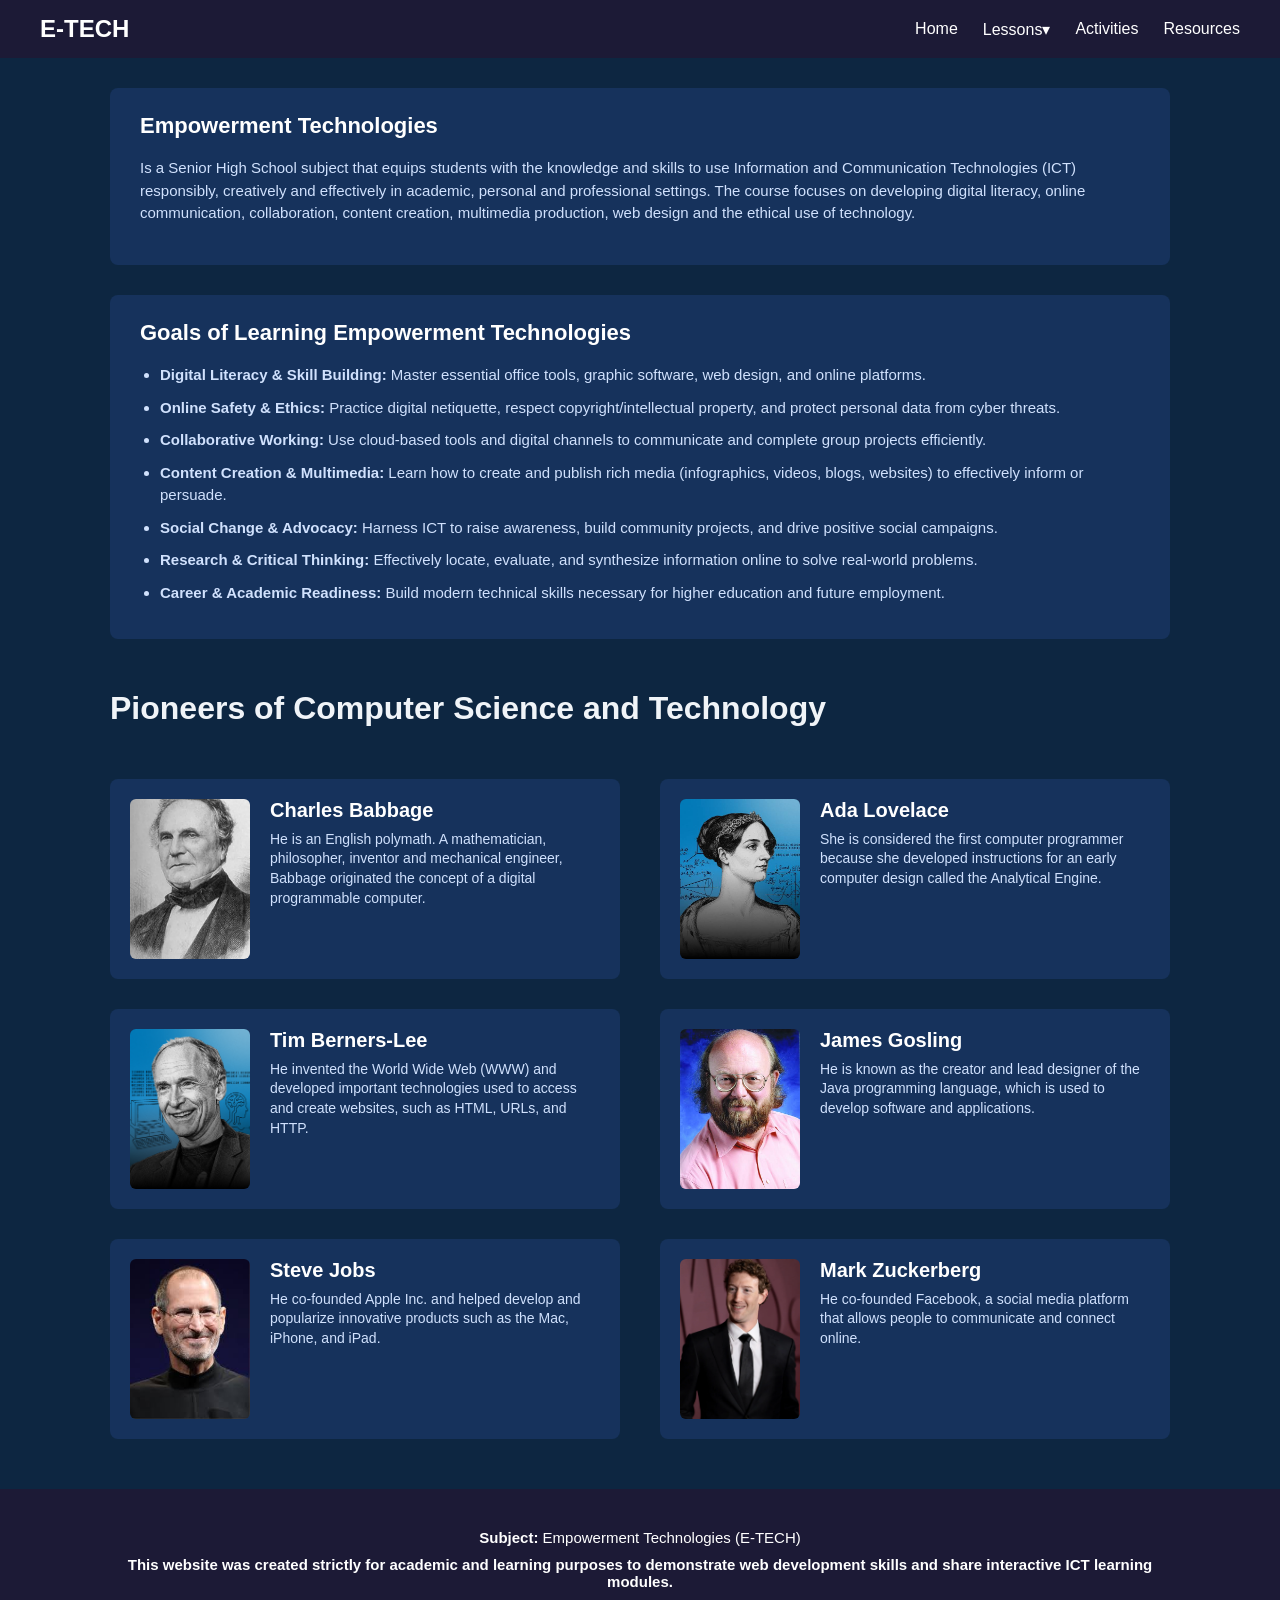
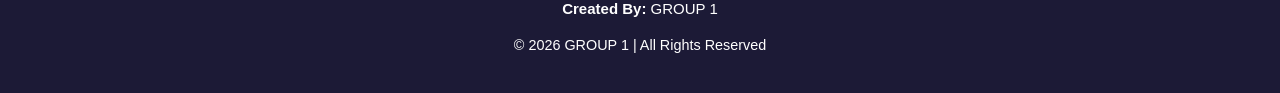
<file: index.html>
<!DOCTYPE html>
<html lang="en">
<head>
    <meta charset="UTF-8">
    <meta name="viewport" content="width=device-width, initial-scale=1.0">
    <title>GROUP 1 | Home</title>
    <link rel="stylesheet" href="styles.css">
</head>
<body>
    <header>
        <h1>E-TECH</h1>

        <nav class="navbar">
          <ul class="nav-links">
            <li class="has-dropdown">
              <a href="index.html">Home</a>
            </li>
            <li class="has-dropdown">
              <a href="#">Lessons<span class="arrow">&#9662;</span></a>
              <ul class="dropdown">
                <li><a href="introductiontocomputer.html">Introduction to Computer</a></li>
                <li><a href="internetofthings.html">Internet of Things (IoT)</a></li>
                <li><a href="worldwideweb.html">World Wide Web</a></li>
                <li><a href="onlinenetiquette.html">Online Netiquette</a></li>
                <li><a href="internetthreats.html">Internet Threats</a></li>
              </ul>
            </li>
            <li><a href="activities.html">Activities</a></li>
            <li><a href="references.html">Resources</a></li>
          </ul>
        </nav>
    </header>
    <main>
      
        <section class="content-box">
            <h2>Empowerment Technologies</h2>
            <p>Is a Senior High School subject that equips students with the knowledge and skills to use Information and Communication Technologies (ICT) responsibly, creatively and effectively in academic, personal and professional settings. The course focuses on developing digital literacy, online communication, collaboration, content creation, multimedia production, web design and the ethical use of technology.</p>
        </section>

        <section class="content-box">
            <h2>Goals of Learning Empowerment Technologies</h2>

            <ul class="goals-list">
              <li><strong>Digital Literacy &amp; Skill Building:</strong> Master essential office tools, graphic software, web design, and online platforms.</li>
              <li><strong>Online Safety &amp; Ethics:</strong> Practice digital netiquette, respect copyright/intellectual property, and protect personal data from cyber threats.</li>
              <li><strong>Collaborative Working:</strong> Use cloud-based tools and digital channels to communicate and complete group projects efficiently.</li>
              <li><strong>Content Creation &amp; Multimedia:</strong> Learn how to create and publish rich media (infographics, videos, blogs, websites) to effectively inform or persuade.</li>
              <li><strong>Social Change &amp; Advocacy:</strong> Harness ICT to raise awareness, build community projects, and drive positive social campaigns.</li>
              <li><strong>Research &amp; Critical Thinking:</strong> Effectively locate, evaluate, and synthesize information online to solve real-world problems.</li>
              <li><strong>Career &amp; Academic Readiness:</strong> Build modern technical skills necessary for higher education and future employment.</li>
            </ul>

        </section>

        <h1>Pioneers of Computer Science and Technology</h1>

        <div class="grid-container">
          <div class="card">
            <img src="charles.jpg" class="card-img">
            <div class="card-content">
              <h2 class="card-title">Charles Babbage</h2>
              <p class="card-description">
                He is an English polymath. A mathematician, philosopher, inventor and mechanical engineer, Babbage originated the concept of a digital programmable computer.
              </p>
            </div>
          </div>

          <div class="card">
            <img src="adalovelace.jpg" class="card-img">
            <div class="card-content">
              <h2 class="card-title">Ada Lovelace</h2>
              <p class="card-description">
                She is considered the first computer programmer because she developed instructions for an early computer design called the Analytical Engine.
              </p>
            </div>
          </div>

          <div class="card">
            <img src="timbernerslee.jpg" class="card-img">
            <div class="card-content">
              <h2 class="card-title">Tim Berners-Lee</h2>
              <p class="card-description">
                He invented the World Wide Web (WWW) and developed important technologies used to access and create websites, such as HTML, URLs, and HTTP.
              </p>
            </div>
          </div>

          <div class="card">
            <img src="jamesgosling.jpg" class="card-img">
            <div class="card-content">
              <h2 class="card-title">James Gosling</h2>
              <p class="card-description">
                He is known as the creator and lead designer of the Java programming language, which is used to develop software and applications.
              </p>
            </div>
          </div>

          <div class="card">
            <img src="stevejobs.jpg" class="card-img">
            <div class="card-content">
              <h2 class="card-title">Steve Jobs</h2>
              <p class="card-description">
                He co-founded Apple Inc. and helped develop and popularize innovative products such as the Mac, iPhone, and iPad.
              </p>
            </div>
          </div>
          
          <div class="card">
            <img src="markzuckerberg.jpg" class="card-img">
            <div class="card-content">
              <h2 class="card-title">Mark Zuckerberg</h2>
              <p class="card-description">
                He co-founded Facebook, a social media platform that allows people to communicate and connect online.
              </p>
            </div>
          </div>
        </div>
    </main>

    <footer>
        <div class="footer-container" style="display: flex; flex-direction: column; align-items: center; gap: 10px; padding: 20px 10px; text-align: center;">
            <p><strong>Subject:</strong> Empowerment Technologies (E-TECH)</p>
            <p><strong>This website was created strictly for academic and learning purposes to demonstrate web development skills and share interactive ICT learning modules.</strong></p>
            <p><strong>Created By:</strong> GROUP 1</p>
            <p style="margin-top: 10px; font-size: 0.9em;">&copy; 2026 GROUP 1 | All Rights Reserved</p>
        </div>
    </footer>
</body>
</html>
</file>
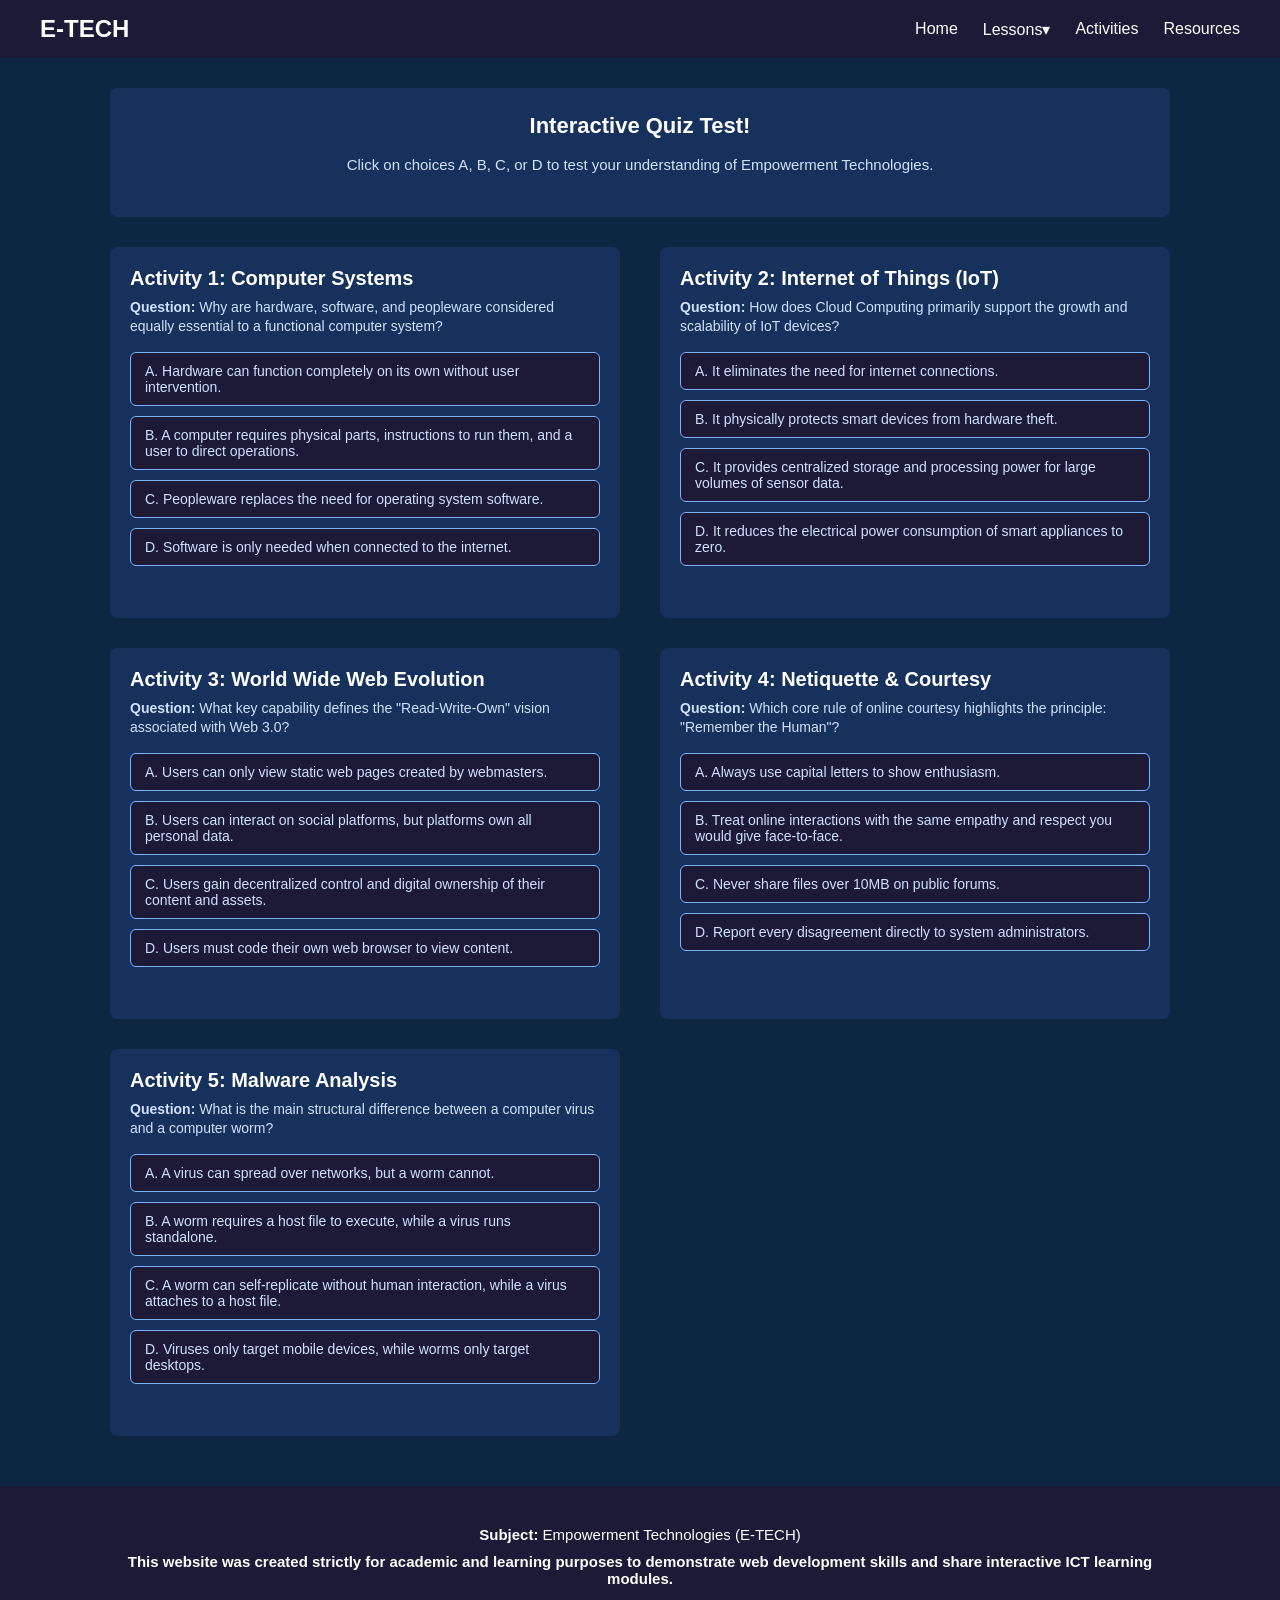
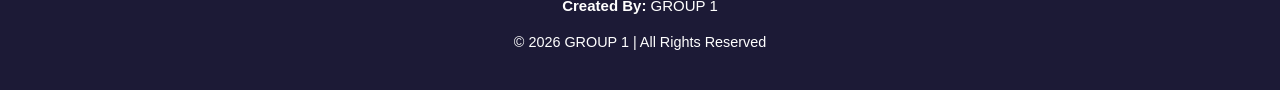
<file: activities.html>
<!DOCTYPE html>
<html lang="en">
<head>
    <meta charset="UTF-8">
    <meta name="viewport" content="width=device-width, initial-scale=1.0">
    <title>GROUP 1 | Activities</title>
    <link rel="stylesheet" href="styles.css">
    <style>
        /* Interactive Choice Buttons */
        .quiz-options {
            list-style: none;
            padding: 0;
            margin: 15px 0 0 0;
            display: flex;
            flex-direction: column;
            gap: 10px;
        }

        .option-btn {
            background-color: #1c1a36;
            color: #d0e1fd;
            border: 1px solid #7ab2ff;
            border-radius: 6px;
            padding: 10px 14px;
            text-align: left;
            font-size: 14px;
            cursor: pointer;
            transition: background-color 0.2s, transform 0.1s;
            width: 100%;
        }

        .option-btn:hover {
            background-color: #2b2854;
            color: #ffffff;
        }

        /* Feedback styling */
        .option-btn.correct {
            background-color: #2e7d32 !important;
            color: #ffffff !important;
            border-color: #4caf50 !important;
            font-weight: bold;
        }

        .option-btn.incorrect {
            background-color: #c62828 !important;
            color: #ffffff !important;
            border-color: #ef5350 !important;
            font-weight: bold;
        }

        .feedback-msg {
            margin-top: 12px;
            font-weight: bold;
            font-size: 14px;
            min-height: 20px;
        }

        .feedback-msg.correct-text {
            color: #4caf50;
        }

        .feedback-msg.incorrect-text {
            color: #ef5350;
        }
    </style>
</head>
<body>
    <header>
        <h1>E-TECH</h1>

        <nav class="navbar">
          <ul class="nav-links">
            <li class="has-dropdown">
              <a href="index.html">Home</a>
            </li>
            <li class="has-dropdown">
              <a href="#">Lessons<span class="arrow">&#9662;</span></a>
              <ul class="dropdown">
                <li><a href="introductiontocomputer.html">Introduction to Computer</a></li>
                <li><a href="internetofthings.html">Internet of Things (IoT)</a></li>
                <li><a href="worldwideweb.html">World Wide Web</a></li>
                <li><a href="onlinenetiquette.html">Online Netiquette</a></li>
                <li><a href="internetthreats.html">Internet Threats</a></li>
              </ul>
            </li>
            <li><a href="activities.html">Activities</a></li>
            <li><a href="references.html">Resources</a></li>
          </ul>
        </nav>
    </header>

    <main>
        <section class="content-box">
            <h2 class="section-main-title">Interactive Quiz Test!</h2>
            <p style="text-align: center;">Click on choices A, B, C, or D to test your understanding of Empowerment Technologies.</p>
        </section>

        <div class="grid-container">
          <!-- Activity 1 -->
          <div class="card" style="flex-direction: column;">
            <div class="card-content">
              <h2 class="card-title">Activity 1: Computer Systems</h2>
              <p class="card-description">
                <strong>Question:</strong> Why are hardware, software, and peopleware considered equally essential to a functional computer system?
              </p>
              <div class="quiz-options">
                <button class="option-btn" onclick="checkAnswer(this, false)">A. Hardware can function completely on its own without user intervention.</button>
                <button class="option-btn" onclick="checkAnswer(this, true)">B. A computer requires physical parts, instructions to run them, and a user to direct operations.</button>
                <button class="option-btn" onclick="checkAnswer(this, false)">C. Peopleware replaces the need for operating system software.</button>
                <button class="option-btn" onclick="checkAnswer(this, false)">D. Software is only needed when connected to the internet.</button>
              </div>
              <div class="feedback-msg"></div>
            </div>
          </div>

          <!-- Activity 2 -->
          <div class="card" style="flex-direction: column;">
            <div class="card-content">
              <h2 class="card-title">Activity 2: Internet of Things (IoT)</h2>
              <p class="card-description">
                <strong>Question:</strong> How does Cloud Computing primarily support the growth and scalability of IoT devices?
              </p>
              <div class="quiz-options">
                <button class="option-btn" onclick="checkAnswer(this, false)">A. It eliminates the need for internet connections.</button>
                <button class="option-btn" onclick="checkAnswer(this, false)">B. It physically protects smart devices from hardware theft.</button>
                <button class="option-btn" onclick="checkAnswer(this, true)">C. It provides centralized storage and processing power for large volumes of sensor data.</button>
                <button class="option-btn" onclick="checkAnswer(this, false)">D. It reduces the electrical power consumption of smart appliances to zero.</button>
              </div>
              <div class="feedback-msg"></div>
            </div>
          </div>

          <!-- Activity 3 -->
          <div class="card" style="flex-direction: column;">
            <div class="card-content">
              <h2 class="card-title">Activity 3: World Wide Web Evolution</h2>
              <p class="card-description">
                <strong>Question:</strong> What key capability defines the "Read-Write-Own" vision associated with Web 3.0?
              </p>
              <div class="quiz-options">
                <button class="option-btn" onclick="checkAnswer(this, false)">A. Users can only view static web pages created by webmasters.</button>
                <button class="option-btn" onclick="checkAnswer(this, false)">B. Users can interact on social platforms, but platforms own all personal data.</button>
                <button class="option-btn" onclick="checkAnswer(this, true)">C. Users gain decentralized control and digital ownership of their content and assets.</button>
                <button class="option-btn" onclick="checkAnswer(this, false)">D. Users must code their own web browser to view content.</button>
              </div>
              <div class="feedback-msg"></div>
            </div>
          </div>

          <!-- Activity 4 -->
          <div class="card" style="flex-direction: column;">
            <div class="card-content">
              <h2 class="card-title">Activity 4: Netiquette & Courtesy</h2>
              <p class="card-description">
                <strong>Question:</strong> Which core rule of online courtesy highlights the principle: "Remember the Human"?
              </p>
              <div class="quiz-options">
                <button class="option-btn" onclick="checkAnswer(this, false)">A. Always use capital letters to show enthusiasm.</button>
                <button class="option-btn" onclick="checkAnswer(this, true)">B. Treat online interactions with the same empathy and respect you would give face-to-face.</button>
                <button class="option-btn" onclick="checkAnswer(this, false)">C. Never share files over 10MB on public forums.</button>
                <button class="option-btn" onclick="checkAnswer(this, false)">D. Report every disagreement directly to system administrators.</button>
              </div>
              <div class="feedback-msg"></div>
            </div>
          </div>

          <!-- Activity 5 -->
          <div class="card" style="flex-direction: column;">
            <div class="card-content">
              <h2 class="card-title">Activity 5: Malware Analysis</h2>
              <p class="card-description">
                <strong>Question:</strong> What is the main structural difference between a computer virus and a computer worm?
              </p>
              <div class="quiz-options">
                <button class="option-btn" onclick="checkAnswer(this, false)">A. A virus can spread over networks, but a worm cannot.</button>
                <button class="option-btn" onclick="checkAnswer(this, false)">B. A worm requires a host file to execute, while a virus runs standalone.</button>
                <button class="option-btn" onclick="checkAnswer(this, true)">C. A worm can self-replicate without human interaction, while a virus attaches to a host file.</button>
                <button class="option-btn" onclick="checkAnswer(this, false)">D. Viruses only target mobile devices, while worms only target desktops.</button>
              </div>
              <div class="feedback-msg"></div>
            </div>
          </div>
        </div>
    </main>

    <footer>
        <div class="footer-container" style="display: flex; flex-direction: column; align-items: center; gap: 10px; padding: 20px 10px; text-align: center;">
            <p><strong>Subject:</strong> Empowerment Technologies (E-TECH)</p>
            <p><strong>This website was created strictly for academic and learning purposes to demonstrate web development skills and share interactive ICT learning modules.</strong></p>
            <p><strong>Created By:</strong> GROUP 1</p>
            <p style="margin-top: 10px; font-size: 0.9em;">&copy; 2026 GROUP 1 | All Rights Reserved</p>
        </div>
    </footer>

    <script>
        function checkAnswer(button, isCorrect) {
            const cardContent = button.closest('.card-content');
            const allButtons = cardContent.querySelectorAll('.option-btn');
            const feedbackMsg = cardContent.querySelector('.feedback-msg');

            // Stop if the user already clicked an answer on this card
            if (cardContent.dataset.locked) return;
            cardContent.dataset.locked = true;

            // Highlight the user's clicked choice
            button.classList.add(isCorrect ? 'correct' : 'incorrect');

            if (isCorrect) {
                feedbackMsg.textContent = 'Correct! Great job.';
                feedbackMsg.className = 'feedback-msg correct-text';
            } else {
                // If wrong, find and highlight the right answer in green
                allButtons.forEach(btn => {
                    if (btn.getAttribute('onclick').includes('true')) {
                        btn.classList.add('correct');
                    }
                });
                feedbackMsg.textContent = 'Incorrect. The correct answer is highlighted.';
                feedbackMsg.className = 'feedback-msg incorrect-text';
            }
        }
    </script>
</body>
</html>
</file>
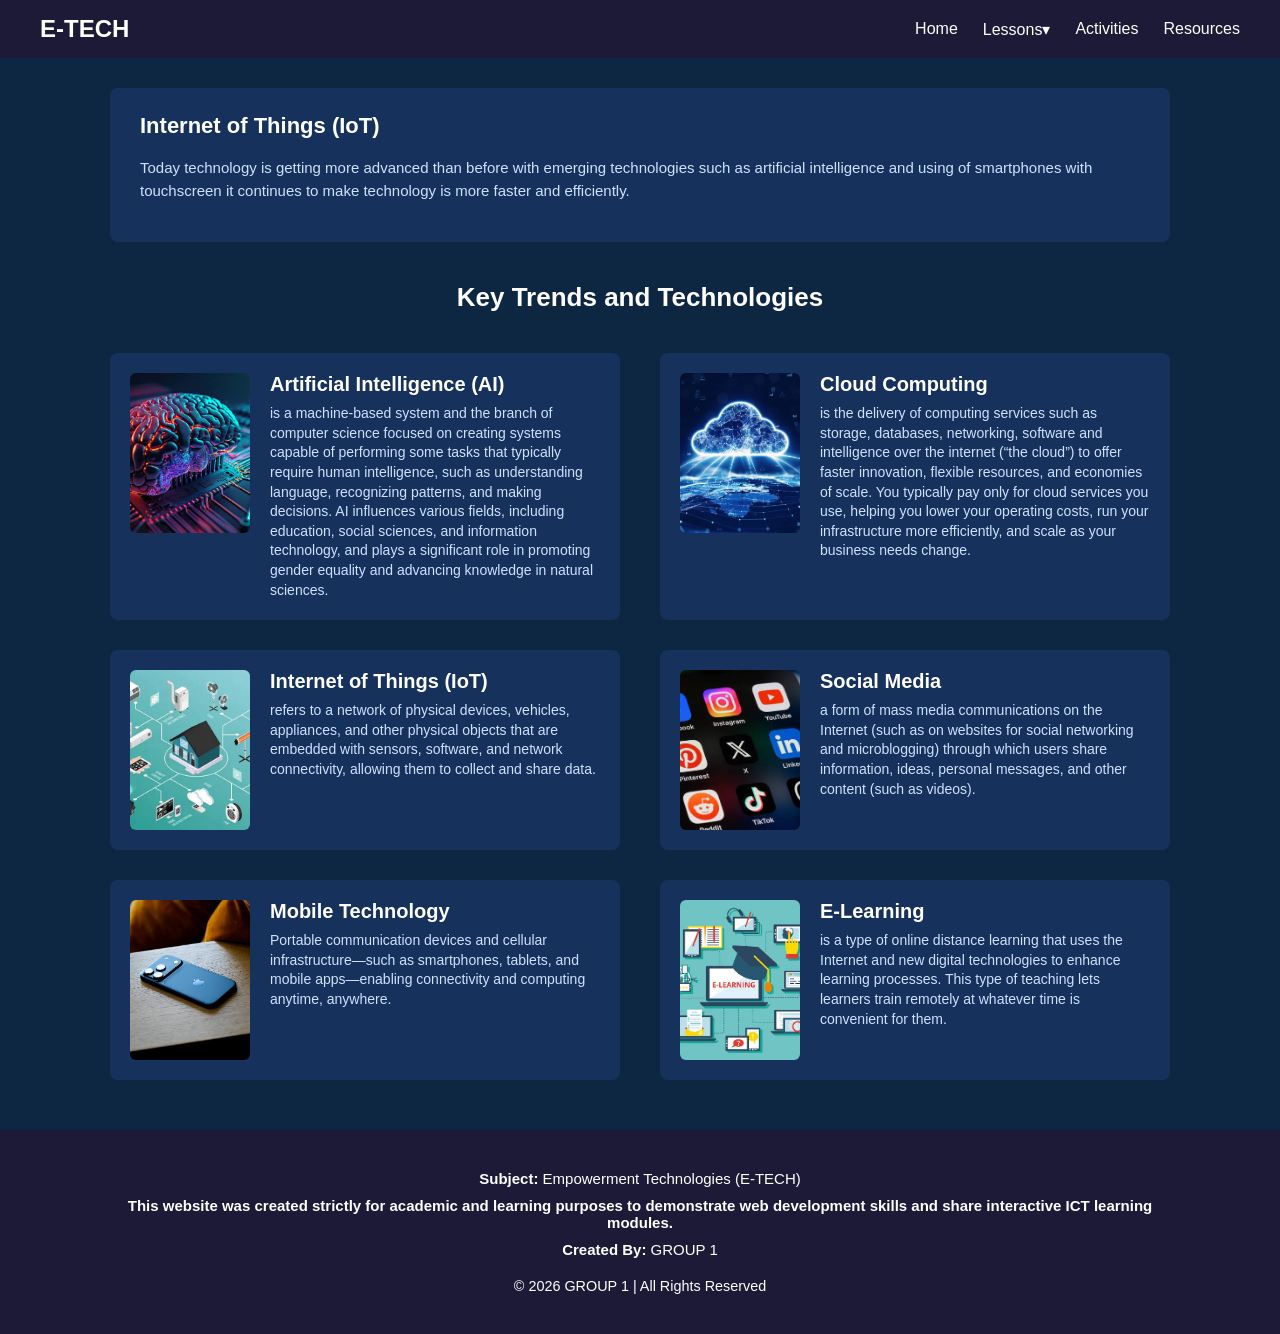
<file: internetofthings.html>
<!DOCTYPE html>
<html lang="en">
<head>
    <meta charset="UTF-8">
    <meta name="viewport" content="width=device-width, initial-scale=1.0">
    <title>GROUP 1 | Internet of Things</title>
    <link rel="stylesheet" href="styles.css">
</head>
<body>
    <header>
        <h1>E-TECH</h1>

        <nav class="navbar">
          <ul class="nav-links">
            <li class="has-dropdown">
              <a href="index.html">Home</a>
            </li>
            <li class="has-dropdown">
              <a href="#">Lessons<span class="arrow">&#9662;</span></a>
              <ul class="dropdown">
                <li><a href="introductiontocomputer.html">Introduction to Computer</a></li>
                <li><a href="internetofthings.html">Internet of Things (IoT)</a></li>
                <li><a href="worldwideweb.html">World Wide Web</a></li>
                <li><a href="onlinenetiquette.html">Online Netiquette</a></li>
                <li><a href="internetthreats.html">Internet Threats</a></li>
              </ul>
            </li>
            <li><a href="activities.html">Activities</a></li>
            <li><a href="references.html">Resources</a></li>
          </ul>
        </nav>
    </header>

    <main>
        <section class="content-box">
            <h2>Internet of Things (IoT)</h2>
            <p>Today technology is getting more advanced than before with emerging technologies such as artificial intelligence and using of smartphones with touchscreen it continues to make technology is more faster and efficiently.</p>
        </section>

        <h1 class="section-main-title">Key Trends and Technologies</h1>

        <div class="grid-container">
          
          <div class="card">
            <img src="ai.jpg" alt="Artificial Intelligence" class="card-img">
            <div class="card-content">
              <h2 class="card-title">Artificial Intelligence (AI)</h2>
              <p class="card-description">
                is a machine-based system and the branch of computer science focused on creating systems capable of performing some tasks that typically require human intelligence, such as understanding language, recognizing patterns, and making decisions. AI influences various fields, including education, social sciences, and information technology, and plays a significant role in promoting gender equality and advancing knowledge in natural sciences.
              </p>
            </div>
          </div>

          <div class="card">
            <img src="cloudcomputing.jpg" alt="Cloud Computing" class="card-img">
            <div class="card-content">
              <h2 class="card-title">Cloud Computing</h2>
              <p class="card-description">
                is the delivery of computing services such as storage, databases, networking, software and intelligence over the internet (“the cloud”) to offer faster innovation, flexible resources, and economies of scale. You typically pay only for cloud services you use, helping you lower your operating costs, run your infrastructure more efficiently, and scale as your business needs change.
              </p>
            </div>
          </div>

          <div class="card">
            <img src="iot.jpg" alt="Internet of Things" class="card-img">
            <div class="card-content">
              <h2 class="card-title">Internet of Things (IoT)</h2>
              <p class="card-description">
                refers to a network of physical devices, vehicles, appliances, and other physical objects that are embedded with sensors, software, and network connectivity, allowing them to collect and share data.
              </p>
            </div>
          </div>

          <div class="card">
            <img src="socialmedia2.jpg" alt="Social Media" class="card-img">
            <div class="card-content">
              <h2 class="card-title">Social Media</h2>
              <p class="card-description">
                a form of mass media communications on the Internet (such as on websites for social networking and microblogging) through which users share information, ideas, personal messages, and other content (such as videos). 
              </p>
            </div>
          </div>

          <div class="card">
            <img src="mobiletech.jpg" alt="Mobile Technology" class="card-img">
            <div class="card-content">
              <h2 class="card-title">Mobile Technology</h2>
              <p class="card-description">
                Portable communication devices and cellular infrastructure—such as smartphones, tablets, and mobile apps—enabling connectivity and computing anytime, anywhere.
              </p>
            </div>
          </div>

          <div class="card">
            <img src="elearning.jpg" alt="E-Learning" class="card-img">
            <div class="card-content">
              <h2 class="card-title">E-Learning</h2>
              <p class="card-description">
                is a type of online distance learning that uses the Internet and new digital technologies to enhance learning processes. This type of teaching lets learners train remotely at whatever time is convenient for them.
              </p>
            </div>
          </div>

        </div>
    </main>

<footer>
        <div class="footer-container" style="display: flex; flex-direction: column; align-items: center; gap: 10px; padding: 20px 10px; text-align: center;">
            <p><strong>Subject:</strong> Empowerment Technologies (E-TECH)</p>
            <p><strong>This website was created strictly for academic and learning purposes to demonstrate web development skills and share interactive ICT learning modules.</strong></p>
            <p><strong>Created By:</strong> GROUP 1</p>
            <p style="margin-top: 10px; font-size: 0.9em;">&copy; 2026 GROUP 1 | All Rights Reserved</p>
        </div>
    </footer>
</body>
</html>
</file>
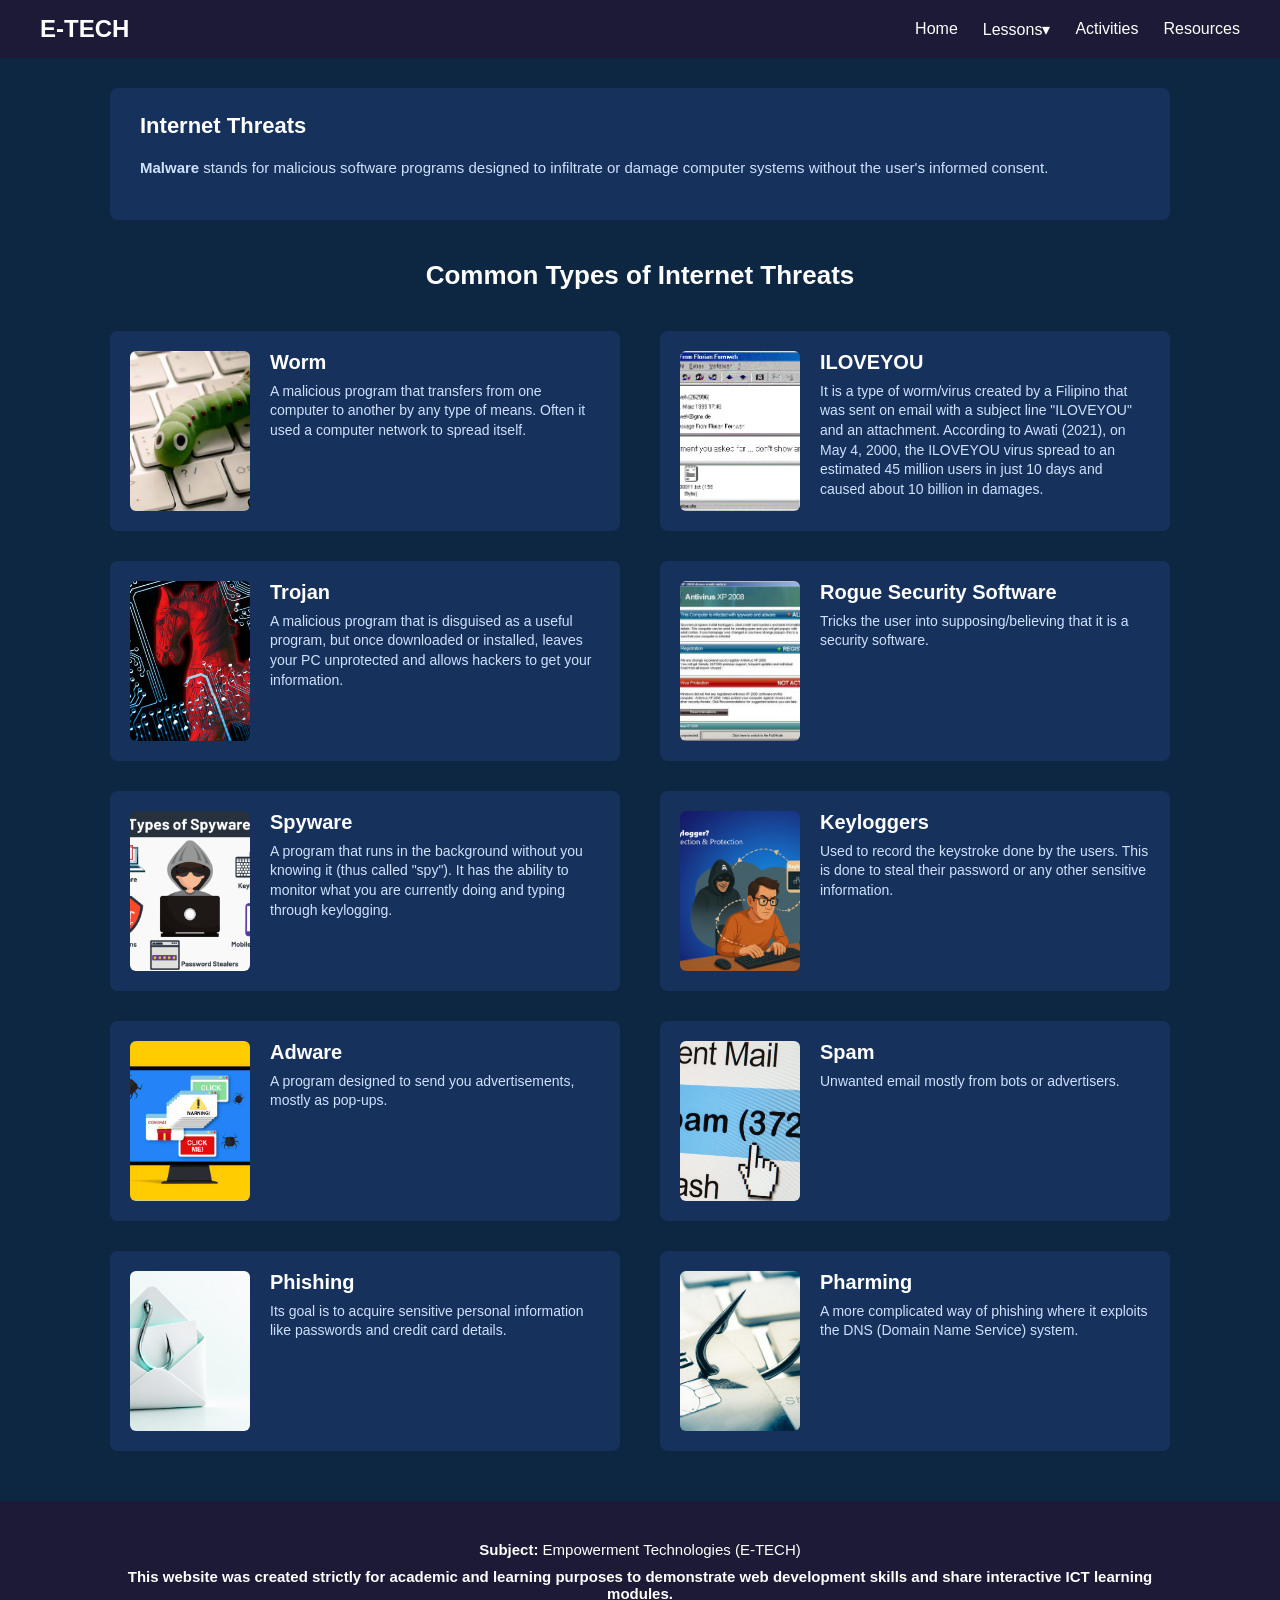
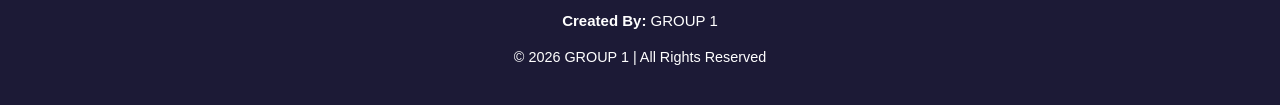
<file: internetthreats.html>
<!DOCTYPE html>
<html lang="en">
<head>
    <meta charset="UTF-8">
    <meta name="viewport" content="width=device-width, initial-scale=1.0">
    <title>GROUP 1 | Internet Threats</title>
    <link rel="stylesheet" href="styles.css">
</head>
<body>
    <header>
        <h1>E-TECH</h1>

        <nav class="navbar">
          <ul class="nav-links">
            <li class="has-dropdown">
              <a href="index.html">Home</a>
            </li>
            <li class="has-dropdown">
              <a href="#">Lessons<span class="arrow">&#9662;</span></a>
              <ul class="dropdown">
                <li><a href="introductiontocomputer.html">Introduction to Computer</a></li>
                <li><a href="internetofthings.html">Internet of Things (IoT)</a></li>
                <li><a href="worldwideweb.html">World Wide Web</a></li>
                <li><a href="onlinenetiquette.html">Online Netiquette</a></li>
                <li><a href="internetthreats.html">Internet Threats</a></li>
              </ul>
            </li>
            <li><a href="activities.html">Activities</a></li>
            <li><a href="references.html">Resources</a></li>
          </ul>
        </nav>
    </header>

    <main>
        <section class="content-box">
            <h2>Internet Threats</h2>
            <p><strong>Malware</strong> stands for malicious software programs designed to infiltrate or damage computer systems without the user's informed consent.</p>
        </section>

        <h1 class="section-main-title">Common Types of Internet Threats</h1>

        <div class="grid-container">
          <div class="card">
            <img src="worm.jpg" class="card-img">
            <div class="card-content">
              <h2 class="card-title">Worm</h2>
              <p class="card-description">
                A malicious program that transfers from one computer to another by any type of means. Often it used a computer network to spread itself.
              </p>
            </div>
          </div>

          <div class="card">
            <img src="iloveyou.jpg" class="card-img">
            <div class="card-content">
              <h2 class="card-title">ILOVEYOU</h2>
              <p class="card-description">
                It is a type of worm/virus created by a Filipino that was sent on email with a subject line "ILOVEYOU" and an attachment. According to Awati (2021), on May 4, 2000, the ILOVEYOU virus spread to an estimated 45 million users in just 10 days and caused about 10 billion in damages.
              </p>
            </div>
          </div>

          <div class="card">
            <img src="trojan.jpg" class="card-img">
            <div class="card-content">
              <h2 class="card-title">Trojan</h2>
              <p class="card-description">
                A malicious program that is disguised as a useful program, but once downloaded or installed, leaves your PC unprotected and allows hackers to get your information.
              </p>
            </div>
          </div>

          <div class="card">
            <img src="roguesecuritysoftware.jpg" class="card-img">
            <div class="card-content">
              <h2 class="card-title">Rogue Security Software</h2>
              <p class="card-description">
                Tricks the user into supposing/believing that it is a security software.
              </p>
            </div>
          </div>

          <div class="card">
            <img src="spyware.jpg" class="card-img">
            <div class="card-content">
              <h2 class="card-title">Spyware</h2>
              <p class="card-description">
                A program that runs in the background without you knowing it (thus called "spy"). It has the ability to monitor what you are currently doing and typing through keylogging.
              </p>
            </div>
          </div>

          <div class="card">
            <img src="keylogger.jpg" class="card-img">
            <div class="card-content">
              <h2 class="card-title">Keyloggers</h2>
              <p class="card-description">
                Used to record the keystroke done by the users. This is done to steal their password or any other sensitive information.
              </p>
            </div>
          </div>

          <div class="card">
            <img src="adware.jpg" class="card-img">
            <div class="card-content">
              <h2 class="card-title">Adware</h2>
              <p class="card-description">
                A program designed to send you advertisements, mostly as pop-ups.
              </p>
            </div>
          </div>

          <div class="card">
            <img src="spam.jpg" class="card-img">
            <div class="card-content">
              <h2 class="card-title">Spam</h2>
              <p class="card-description">
                Unwanted email mostly from bots or advertisers.
              </p>
            </div>
          </div>

          <div class="card">
            <img src="phishing.jpg" class="card-img">
            <div class="card-content">
              <h2 class="card-title">Phishing</h2>
              <p class="card-description">
                Its goal is to acquire sensitive personal information like passwords and credit card details.
              </p>
            </div>
          </div>

          <div class="card">
            <img src="pharming.jpg" class="card-img">
            <div class="card-content">
              <h2 class="card-title">Pharming</h2>
              <p class="card-description">
                A more complicated way of phishing where it exploits the DNS (Domain Name Service) system.
              </p>
            </div>
          </div>
        </div>
    </main>

    <footer>
        <div class="footer-container" style="display: flex; flex-direction: column; align-items: center; gap: 10px; padding: 20px 10px; text-align: center;">
            <p><strong>Subject:</strong> Empowerment Technologies (E-TECH)</p>
            <p><strong>This website was created strictly for academic and learning purposes to demonstrate web development skills and share interactive ICT learning modules.</strong></p>
            <p><strong>Created By:</strong> GROUP 1</p>
            <p style="margin-top: 10px; font-size: 0.9em;">&copy; 2026 GROUP 1 | All Rights Reserved</p>
        </div>
    </footer>
</body>
</html>
</file>
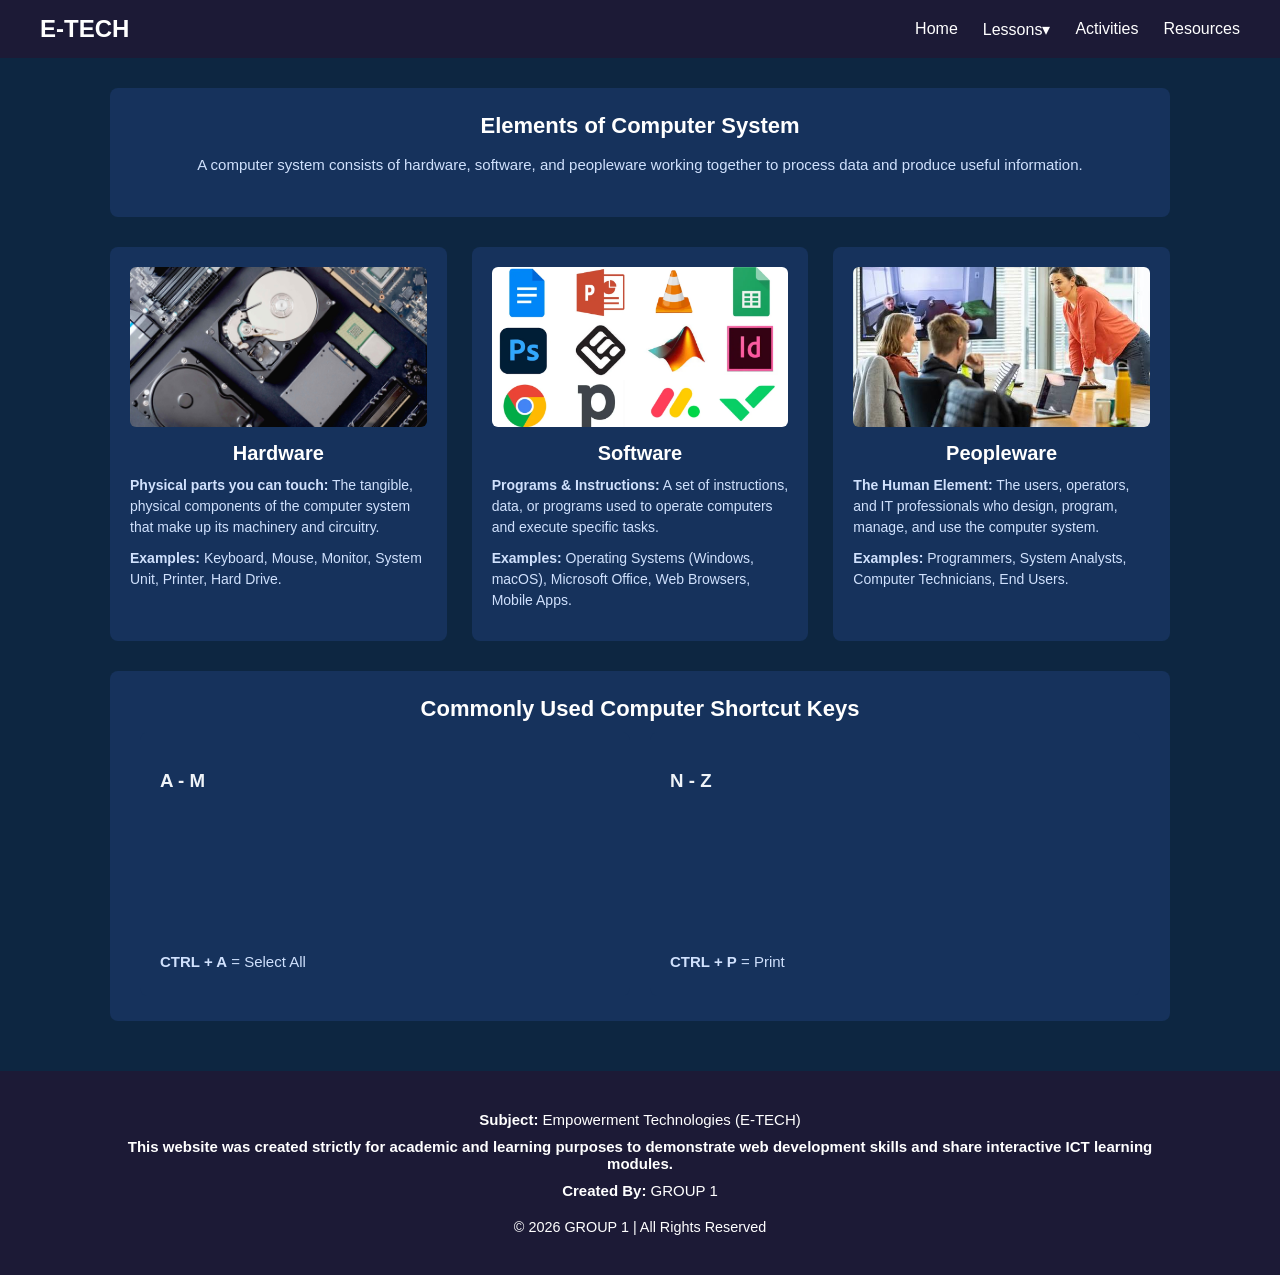
<file: introductiontocomputer.html>
<!DOCTYPE html>
<html lang="en">
<head>
    <meta charset="UTF-8">
    <meta name="viewport" content="width=device-width, initial-scale=1.0">
    <title>GROUP 1 | Introduction to Computer</title>
    <link rel="stylesheet" href="styles.css">
</head>
<body>
    <header>
        <h1>E-TECH</h1>

        <nav class="navbar">
          <ul class="nav-links">
            <li class="has-dropdown">
              <a href="index.html">Home</a>
            </li>
            <li class="has-dropdown">
              <a href="#">Lessons<span class="arrow">&#9662;</span></a>
              <ul class="dropdown">
                <li><a href="introductiontocomputer.html">Introduction to Computer</a></li>
                <li><a href="internetofthings.html">Internet of Things (IoT)</a></li>
                <li><a href="worldwideweb.html">World Wide Web</a></li>
                <li><a href="onlinenetiquette.html">Online Netiquette</a></li>
                <li><a href="internetthreats.html">Internet Threats</a></li>
              </ul>
            </li>
            <li><a href="activities.html">Activities</a></li>
            <li><a href="references.html">Resources</a></li>
          </ul>
        </nav>
    </header>

    <main>
        <section class="content-box">
            <h2 class="section-main-title">Elements of Computer System</h2>
            <p style="text-align: center;">A computer system consists of hardware, software, and peopleware working together to process data and produce useful information.</p>
        </section>

        <div class="computer-grid">
            <div class="element-card">
                <img src="hardware.jpg" alt="Hardware Picture" class="element-img">
                <div class="element-content">
                    <h3>Hardware</h3>
                    <p><strong>Physical parts you can touch:</strong> The tangible, physical components of the computer system that make up its machinery and circuitry.</p>
                    <p><strong>Examples:</strong> Keyboard, Mouse, Monitor, System Unit, Printer, Hard Drive.</p>
                </div>
            </div>

            <div class="element-card">
                <img src="software.jpg" alt="Software Picture" class="element-img">
                <div class="element-content">
                    <h3>Software</h3>
                    <p><strong>Programs & Instructions:</strong> A set of instructions, data, or programs used to operate computers and execute specific tasks.</p>
                    <p><strong>Examples:</strong> Operating Systems (Windows, macOS), Microsoft Office, Web Browsers, Mobile Apps.</p>
                </div>
            </div>

            <div class="element-card">
                <img src="peopleware.jpg" alt="Peopleware Picture" class="element-img">
                <div class="element-content">
                    <h3>Peopleware</h3>
                    <p><strong>The Human Element:</strong> The users, operators, and IT professionals who design, program, manage, and use the computer system.</p>
                    <p><strong>Examples:</strong> Programmers, System Analysts, Computer Technicians, End Users.</p>
                </div>
            </div>
        </div>

<section class="content-box">
    <h2 class="section-main-title">Commonly Used Computer Shortcut Keys</h2>
    
    <div class="marquee-container" style="display: flex; gap: 20px;">
        <!-- Box A - M (Keys present in the image: A, C, I) -->
        <div class="element-card" style="flex: 1;">
            <h3>A - M</h3>
            <marquee direction="up" scrollamount="3" height="150px">
                <p><strong>CTRL + A</strong> = Select All</p>
                <p><strong>CTRL + C</strong> = Copy</p>
                <p><strong>CTRL + I</strong> = Italic</p>
            </marquee>
        </div>

        <!-- Box N - Z (Keys present in the image: P, S, U, V, X, Y, Z) -->
        <div class="element-card" style="flex: 1;">
            <h3>N - Z</h3>
            <marquee direction="up" scrollamount="3" height="150px">
                <p><strong>CTRL + P</strong> = Print</p>
                <p><strong>CTRL + S</strong> = Save</p>
                <p><strong>CTRL + U</strong> = Underline</p>
                <p><strong>CTRL + V</strong> = Paste</p>
                <p><strong>CTRL + X</strong> = Cut</p>
                <p><strong>CTRL + Y</strong> = Redo</p>
                <p><strong>CTRL + Z</strong> = Undo</p>
            </marquee>
        </div>
    </div>
</section>

    </main>

<footer>
        <div class="footer-container" style="display: flex; flex-direction: column; align-items: center; gap: 10px; padding: 20px 10px; text-align: center;">
            <p><strong>Subject:</strong> Empowerment Technologies (E-TECH)</p>
            <p><strong>This website was created strictly for academic and learning purposes to demonstrate web development skills and share interactive ICT learning modules.</strong></p>
            <p><strong>Created By:</strong> GROUP 1</p>
            <p style="margin-top: 10px; font-size: 0.9em;">&copy; 2026 GROUP 1 | All Rights Reserved</p>
        </div>
    </footer>
</body>
</html>
</file>
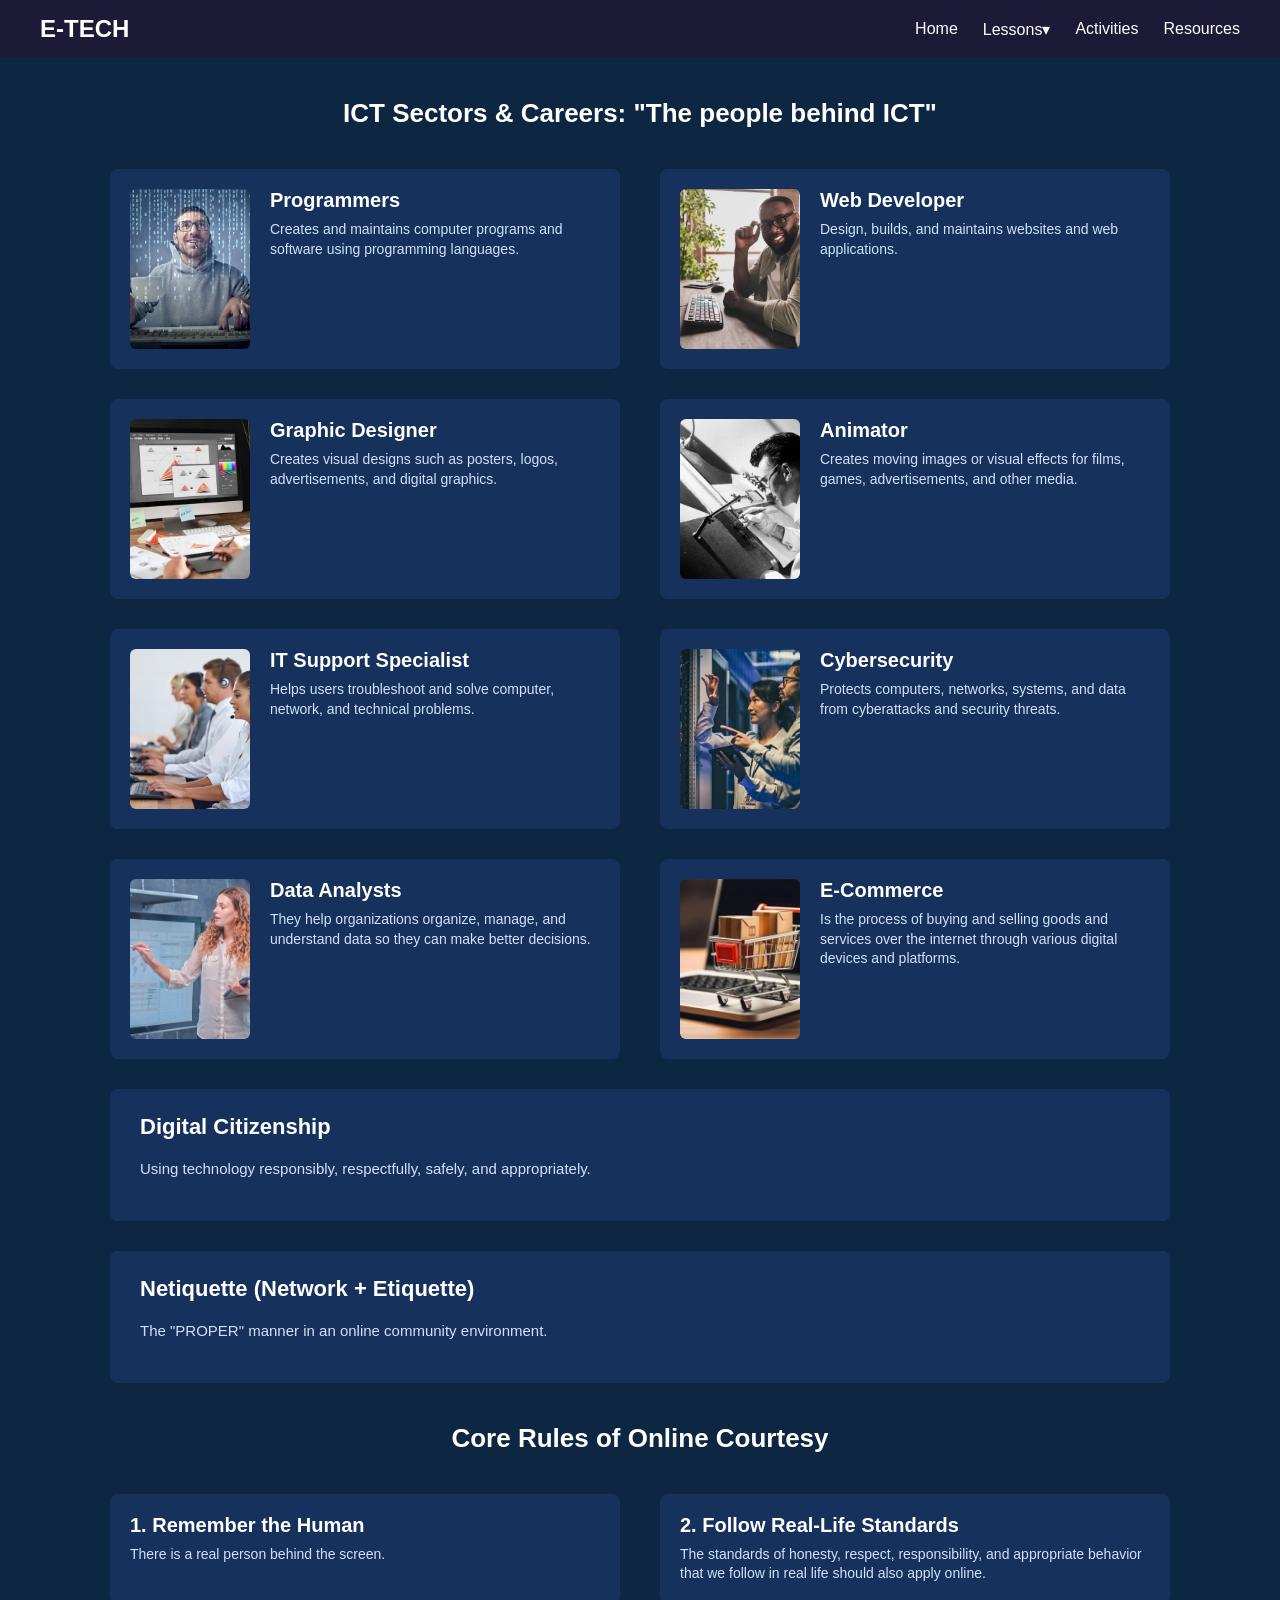
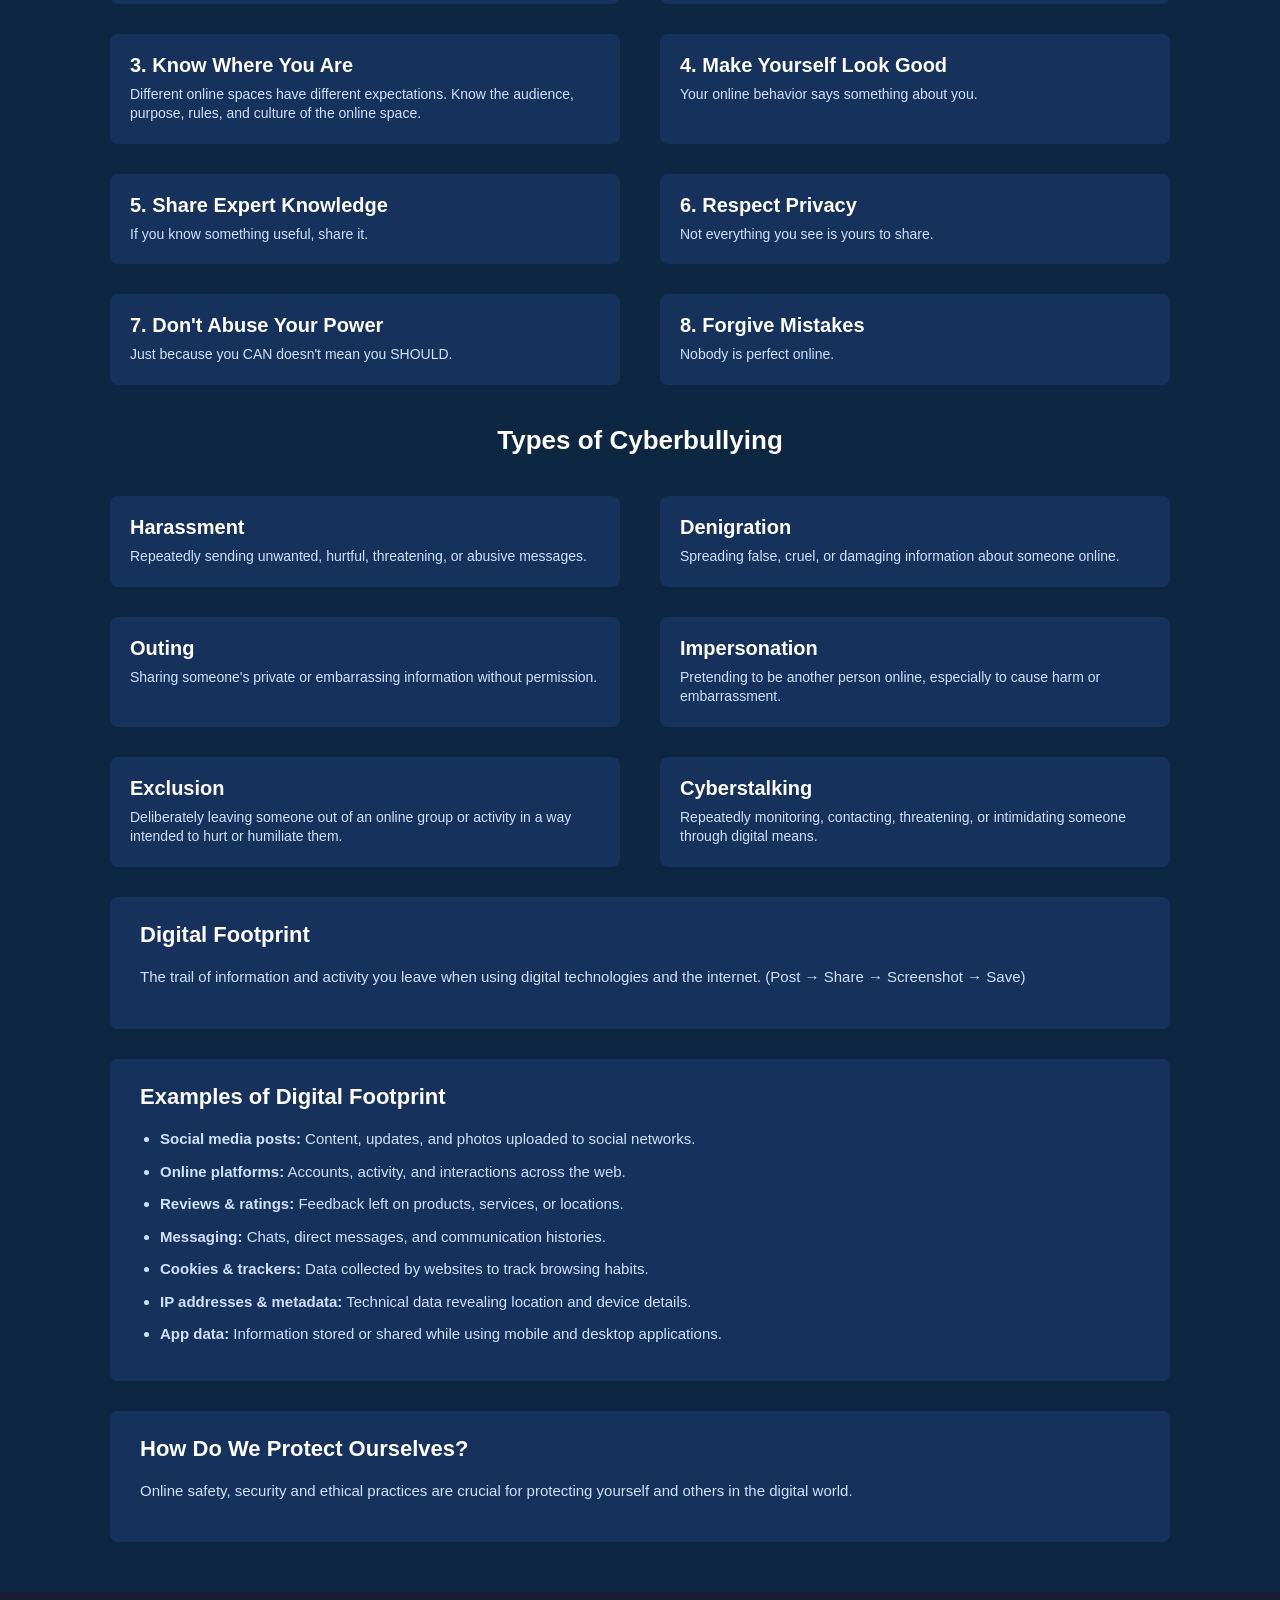
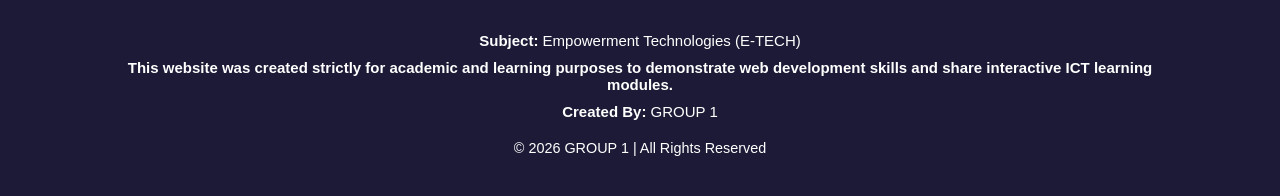
<file: onlinenetiquette.html>
<!DOCTYPE html>
<html lang="en">
<head>
    <meta charset="UTF-8">
    <meta name="viewport" content="width=device-width, initial-scale=1.0">
    <title>GROUP 1 | Online Netiquette</title>
    <link rel="stylesheet" href="styles.css">
</head>
<body>
    <header>
        <h1>E-TECH</h1>

        <nav class="navbar">
          <ul class="nav-links">
            <li class="has-dropdown">
              <a href="index.html">Home</a>
            </li>
            <li class="has-dropdown">
              <a href="#">Lessons<span class="arrow">&#9662;</span></a>
              <ul class="dropdown">
                <li><a href="introductiontocomputer.html">Introduction to Computer</a></li>
                <li><a href="internetofthings.html">Internet of Things (IoT)</a></li>
                <li><a href="worldwideweb.html">World Wide Web</a></li>
                <li><a href="onlinenetiquette.html">Online Netiquette</a></li>
                <li><a href="internetthreats.html">Internet Threats</a></li>
              </ul>
            </li>
            <li><a href="activities.html">Activities</a></li>
            <li><a href="references.html">Resources</a></li>
          </ul>
        </nav>
    </header>

    <main>

        <h1 class="section-title">ICT Sectors &amp; Careers: "The people behind ICT"</h1>

        <div class="grid-container">
          <div class="card">
            <img src="programmer.jpg" class="card-img">
            <div class="card-content">
              <h2 class="card-title">Programmers</h2>
              <p class="card-description">
                Creates and maintains computer programs and software using programming languages.
              </p>
            </div>
          </div>

          <div class="card">
            <img src="webdeveloper.jpg" class="card-img">
            <div class="card-content">
              <h2 class="card-title">Web Developer</h2>
              <p class="card-description">
                Design, builds, and maintains websites and web applications.
              </p>
            </div>
          </div>

          <div class="card">
            <img src="graphicsdesigner.jpg" class="card-img">
            <div class="card-content">
              <h2 class="card-title">Graphic Designer</h2>
              <p class="card-description">
                Creates visual designs such as posters, logos, advertisements, and digital graphics.
              </p>
            </div>
          </div>

          <div class="card">
            <img src="animator.jpg" class="card-img">
            <div class="card-content">
              <h2 class="card-title">Animator</h2>
              <p class="card-description">
                Creates moving images or visual effects for films, games, advertisements, and other media.
              </p>
            </div>
          </div>

          <div class="card">
            <img src="itcomputerspecialist.jpg" class="card-img">
            <div class="card-content">
              <h2 class="card-title">IT Support Specialist</h2>
              <p class="card-description">
                Helps users troubleshoot and solve computer, network, and technical problems.
              </p>
            </div>
          </div>

          <div class="card">
            <img src="cybersecurity.jpg" class="card-img">
            <div class="card-content">
              <h2 class="card-title">Cybersecurity</h2>
              <p class="card-description">
                Protects computers, networks, systems, and data from cyberattacks and security threats.
              </p>
            </div>
          </div>

          <div class="card">
            <img src="dataanalysts.jpg" class="card-img">
            <div class="card-content">
              <h2 class="card-title">Data Analysts</h2>
              <p class="card-description">
                They help organizations organize, manage, and understand data so they can make better decisions.
              </p>
            </div>
          </div>

          <div class="card">
            <img src="ecommerce.jpg" class="card-img">
            <div class="card-content">
              <h2 class="card-title">E-Commerce</h2>
              <p class="card-description">
                Is the process of buying and selling goods and services over the internet through various digital devices and platforms.
              </p>
            </div>
          </div>
        </div>

        <section class="content-box">
            <h2>Digital Citizenship</h2>
            <p>Using technology responsibly, respectfully, safely, and appropriately.</p>
        </section>

        <section class="content-box">
            <h2>Netiquette (Network + Etiquette)</h2>
            <p>The "PROPER" manner in an online community environment.</p>
        </section>

        <h1 class="section-title">Core Rules of Online Courtesy</h1>

        <div class="grid-container">
          <div class="card">
            <div class="card-content">
              <h2 class="card-title">1. Remember the Human</h2>
              <p class="card-description">
                There is a real person behind the screen.
              </p>
            </div>
          </div>

          <div class="card">
            <div class="card-content">
              <h2 class="card-title">2. Follow Real-Life Standards</h2>
              <p class="card-description">
                The standards of honesty, respect, responsibility, and appropriate behavior that we follow in real life should also apply online.
              </p>
            </div>
          </div>

          <div class="card">
            <div class="card-content">
              <h2 class="card-title">3. Know Where You Are</h2>
              <p class="card-description">
                Different online spaces have different expectations. Know the audience, purpose, rules, and culture of the online space.
              </p>
            </div>
          </div>

          <div class="card">
            <div class="card-content">
              <h2 class="card-title">4. Make Yourself Look Good</h2>
              <p class="card-description">
                Your online behavior says something about you.
              </p>
            </div>
          </div>

          <div class="card">
            <div class="card-content">
              <h2 class="card-title">5. Share Expert Knowledge</h2>
              <p class="card-description">
                If you know something useful, share it.
              </p>
            </div>
          </div>

          <div class="card">
            <div class="card-content">
              <h2 class="card-title">6. Respect Privacy</h2>
              <p class="card-description">
                Not everything you see is yours to share.
              </p>
            </div>
          </div>

          <div class="card">
            <div class="card-content">
              <h2 class="card-title">7. Don't Abuse Your Power</h2>
              <p class="card-description">
                Just because you CAN doesn't mean you SHOULD.
              </p>
            </div>
          </div>

          <div class="card">
            <div class="card-content">
              <h2 class="card-title">8. Forgive Mistakes</h2>
              <p class="card-description">
                Nobody is perfect online.
              </p>
            </div>
          </div>
        </div>

        <!-- Types of Cyberbullying Section -->
        <h1 class="section-title">Types of Cyberbullying</h1>

        <div class="grid-container">
          <div class="card">
            <div class="card-content">
              <h2 class="card-title">Harassment</h2>
              <p class="card-description">
                Repeatedly sending unwanted, hurtful, threatening, or abusive messages.
              </p>
            </div>
          </div>

          <div class="card">
            <div class="card-content">
              <h2 class="card-title">Denigration</h2>
              <p class="card-description">
                Spreading false, cruel, or damaging information about someone online.
              </p>
            </div>
          </div>

          <div class="card">
            <div class="card-content">
              <h2 class="card-title">Outing</h2>
              <p class="card-description">
                Sharing someone's private or embarrassing information without permission.
              </p>
            </div>
          </div>

          <div class="card">
            <div class="card-content">
              <h2 class="card-title">Impersonation</h2>
              <p class="card-description">
                Pretending to be another person online, especially to cause harm or embarrassment.
              </p>
            </div>
          </div>

          <div class="card">
            <div class="card-content">
              <h2 class="card-title">Exclusion</h2>
              <p class="card-description">
                Deliberately leaving someone out of an online group or activity in a way intended to hurt or humiliate them.
              </p>
            </div>
          </div>

          <div class="card">
            <div class="card-content">
              <h2 class="card-title">Cyberstalking</h2>
              <p class="card-description">
                Repeatedly monitoring, contacting, threatening, or intimidating someone through digital means.
              </p>
            </div>
          </div>
        </div>

        <!-- Digital Footprint Section -->
        <section class="content-box">
            <h2>Digital Footprint</h2>
            <p>The trail of information and activity you leave when using digital technologies and the internet. (Post &rarr; Share &rarr; Screenshot &rarr; Save)</p>
        </section>

        <section class="content-box">
            <h2>Examples of Digital Footprint</h2>
            <ul class="goals-list">
              <li><strong>Social media posts:</strong> Content, updates, and photos uploaded to social networks.</li>
              <li><strong>Online platforms:</strong> Accounts, activity, and interactions across the web.</li>
              <li><strong>Reviews &amp; ratings:</strong> Feedback left on products, services, or locations.</li>
              <li><strong>Messaging:</strong> Chats, direct messages, and communication histories.</li>
              <li><strong>Cookies &amp; trackers:</strong> Data collected by websites to track browsing habits.</li>
              <li><strong>IP addresses &amp; metadata:</strong> Technical data revealing location and device details.</li>
              <li><strong>App data:</strong> Information stored or shared while using mobile and desktop applications.</li>
            </ul>
        </section>

        <!-- Protection & Online Safety Section -->
        <section class="content-box">
            <h2>How Do We Protect Ourselves?</h2>
            <p>Online safety, security and ethical practices are crucial for protecting yourself and others in the digital world.</p>
        </section>

    </main>

    <footer>
        <div class="footer-container" style="display: flex; flex-direction: column; align-items: center; gap: 10px; padding: 20px 10px; text-align: center;">
            <p><strong>Subject:</strong> Empowerment Technologies (E-TECH)</p>
            <p><strong>This website was created strictly for academic and learning purposes to demonstrate web development skills and share interactive ICT learning modules.</strong></p>
            <p><strong>Created By:</strong> GROUP 1</p>
            <p style="margin-top: 10px; font-size: 0.9em;">&copy; 2026 GROUP 1 | All Rights Reserved</p>
        </div>
    </footer>
</body>
</html>
</file>
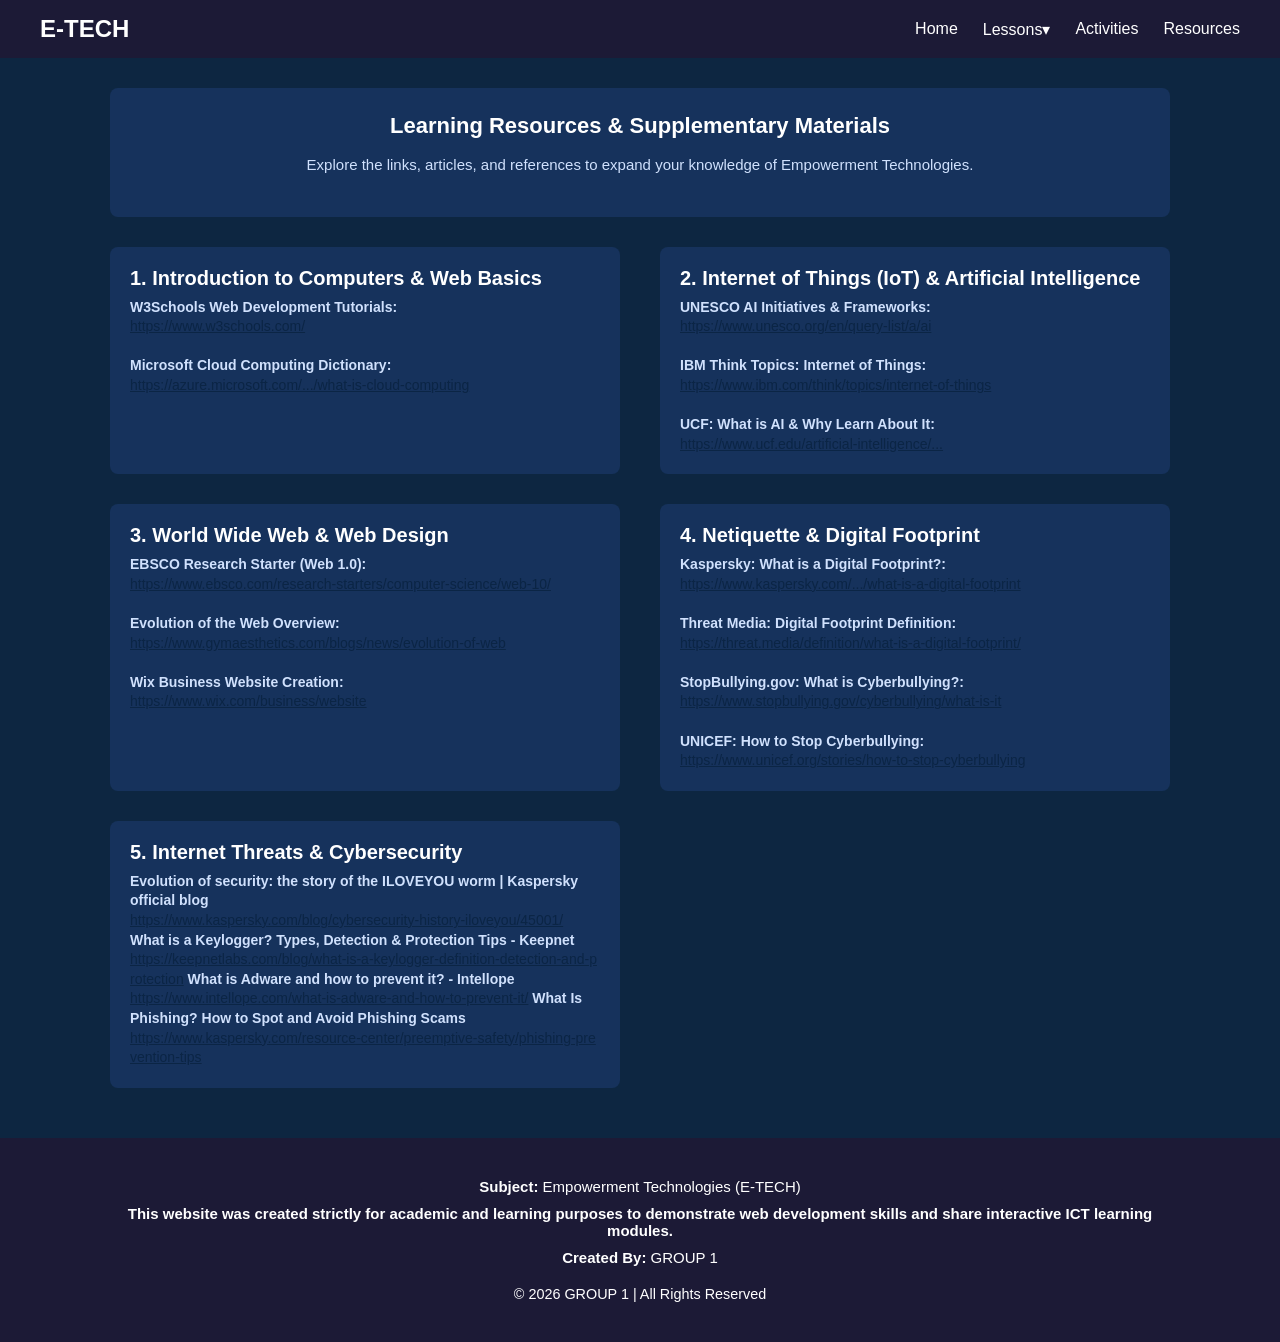
<file: references.html>
<!DOCTYPE html>
<html lang="en">
<head>
    <meta charset="UTF-8">
    <meta name="viewport" content="width=device-width, initial-scale=1.0">
    <title>GROUP 1 | Learning Resources & References</title>
    <link rel="stylesheet" href="styles.css">
</head>
<body>
    <header>
        <h1>E-TECH</h1>

        <nav class="navbar">
          <ul class="nav-links">
            <li class="has-dropdown">
              <a href="index.html">Home</a>
            </li>
            <li class="has-dropdown">
              <a href="#">Lessons<span class="arrow">&#9662;</span></a>
              <ul class="dropdown">
                <li><a href="introductiontocomputer.html">Introduction to Computer</a></li>
                <li><a href="internetofthings.html">Internet of Things (IoT)</a></li>
                <li><a href="worldwideweb.html">World Wide Web</a></li>
                <li><a href="onlinenetiquette.html">Online Netiquette</a></li>
                <li><a href="internetthreats.html">Internet Threats</a></li>
              </ul>
            </li>
            <li><a href="activities.html">Activities</a></li>
            <li><a href="references.html">Resources</a></li>
          </ul>
        </nav>
    </header>

    <main>
        <section class="content-box">
            <h2 class="section-main-title">Learning Resources &amp; Supplementary Materials</h2>
            <p style="text-align: center;">Explore the links, articles, and references to expand your knowledge of Empowerment Technologies.</p>
        </section>

        <div class="grid-container">
          
          <div class="card" style="flex-direction: column;">
            <div class="card-content">
              <h2 class="card-title">1. Introduction to Computers &amp; Web Basics</h2>
              <p class="card-description">
                <strong>W3Schools Web Development Tutorials:</strong><br>
                <a href="https://www.w3schools.com/" target="_blank" rel="noopener noreferrer" style="color: #0b2545; word-break: break-all;">https://www.w3schools.com/</a><br><br>
                <strong>Microsoft Cloud Computing Dictionary:</strong><br>
                <a href="https://azure.microsoft.com/en-us/resources/cloud-computing-dictionary/what-is-cloud-computing" target="_blank" rel="noopener noreferrer" style="color: #0b2545; word-break: break-all;">https://azure.microsoft.com/.../what-is-cloud-computing</a>
              </p>
            </div>
          </div>

          <div class="card" style="flex-direction: column;">
            <div class="card-content">
              <h2 class="card-title">2. Internet of Things (IoT) &amp; Artificial Intelligence</h2>
              <p class="card-description">
                <strong>UNESCO AI Initiatives &amp; Frameworks:</strong><br>
                <a href="https://www.unesco.org/en/query-list/a/ai" target="_blank" rel="noopener noreferrer" style="color: #0b2545; word-break: break-all;">https://www.unesco.org/en/query-list/a/ai</a><br><br>
                <strong>IBM Think Topics: Internet of Things:</strong><br>
                <a href="https://www.ibm.com/think/topics/internet-of-things" target="_blank" rel="noopener noreferrer" style="color: #0b2545; word-break: break-all;">https://www.ibm.com/think/topics/internet-of-things</a><br><br>
                <strong>UCF: What is AI &amp; Why Learn About It:</strong><br>
                <a href="https://www.ucf.edu/artificial-intelligence/what-is-artificial-intelligence-ai-and-why-people-should-learn-about-it/" target="_blank" rel="noopener noreferrer" style="color: #0b2545; word-break: break-all;">https://www.ucf.edu/artificial-intelligence/...</a>
              </p>
            </div>
          </div>

          <div class="card" style="flex-direction: column;">
            <div class="card-content">
              <h2 class="card-title">3. World Wide Web &amp; Web Design</h2>
              <p class="card-description">
                <strong>EBSCO Research Starter (Web 1.0):</strong><br>
                <a href="https://www.ebsco.com/research-starters/computer-science/web-10/" target="_blank" rel="noopener noreferrer" style="color: #0b2545; word-break: break-all;">https://www.ebsco.com/research-starters/computer-science/web-10/</a><br><br>
                <strong>Evolution of the Web Overview:</strong><br>
                <a href="https://www.gymaesthetics.com/blogs/news/evolution-of-web?srsltid=AYCX9vIIKLXQzjsNn7Th8BFnbaCiSKGjJDsRqaKUKC8mTtB5Vr4Mnfhq" target="_blank" rel="noopener noreferrer" style="color: #0b2545; word-break: break-all;">https://www.gymaesthetics.com/blogs/news/evolution-of-web</a><br><br>
                <strong>Wix Business Website Creation:</strong><br>
                <a href="https://www.wix.com/business/website" target="_blank" rel="noopener noreferrer" style="color: #0b2545; word-break: break-all;">https://www.wix.com/business/website</a>
              </p>
            </div>
          </div>

          <div class="card" style="flex-direction: column;">
            <div class="card-content">
              <h2 class="card-title">4. Netiquette &amp; Digital Footprint</h2>
              <p class="card-description">
                <strong>Kaspersky: What is a Digital Footprint?:</strong><br>
                <a href="https://www.kaspersky.com/resource-center/definitions/what-is-a-digital-footprint" target="_blank" rel="noopener noreferrer" style="color: #0b2545; word-break: break-all;">https://www.kaspersky.com/.../what-is-a-digital-footprint</a><br><br>
                <strong>Threat Media: Digital Footprint Definition:</strong><br>
                <a href="https://threat.media/definition/what-is-a-digital-footprint/" target="_blank" rel="noopener noreferrer" style="color: #0b2545; word-break: break-all;">https://threat.media/definition/what-is-a-digital-footprint/</a><br><br>
                <strong>StopBullying.gov: What is Cyberbullying?:</strong><br>
                <a href="https://www.stopbullying.gov/cyberbullying/what-is-it" target="_blank" rel="noopener noreferrer" style="color: #0b2545; word-break: break-all;">https://www.stopbullying.gov/cyberbullying/what-is-it</a><br><br>
                <strong>UNICEF: How to Stop Cyberbullying:</strong><br>
                <a href="https://www.unicef.org/stories/how-to-stop-cyberbullying" target="_blank" rel="noopener noreferrer" style="color: #0b2545; word-break: break-all;">https://www.unicef.org/stories/how-to-stop-cyberbullying</a>
              </p>
            </div>
          </div>

          <div class="card" style="flex-direction: column;">
            <div class="card-content">
              <h2 class="card-title">5. Internet Threats &amp; Cybersecurity</h2>
              <p class="card-description">
                <strong>Evolution of security: the story of the ILOVEYOU worm | Kaspersky official blog</strong><br>
                <a href="https://www.kaspersky.com/blog/cybersecurity-history-iloveyou/45001/" target="_blank" rel="noopener noreferrer" style="color: #0b2545; word-break: break-all;">https://www.kaspersky.com/blog/cybersecurity-history-iloveyou/45001/</a>
                <strong>What is a Keylogger? Types, Detection & Protection Tips - Keepnet</strong><br>
                <a href="https://keepnetlabs.com/blog/what-is-a-keylogger-definition-detection-and-protection" target="_blank" rel="noopener noreferrer" style="color: #0b2545; word-break: break-all;">https://keepnetlabs.com/blog/what-is-a-keylogger-definition-detection-and-protection</a>
                <strong>What is Adware and how to prevent it? - Intellope</strong><br>
                <a href="https://www.intellope.com/what-is-adware-and-how-to-prevent-it/" target="_blank" rel="noopener noreferrer" style="color: #0b2545; word-break: break-all;">https://www.intellope.com/what-is-adware-and-how-to-prevent-it/</a>
                <strong>What Is Phishing? How to Spot and Avoid Phishing Scams</strong><br>
                <a href="https://www.kaspersky.com/resource-center/preemptive-safety/phishing-prevention-tips" target="_blank" rel="noopener noreferrer" style="color: #0b2545; word-break: break-all;">https://www.kaspersky.com/resource-center/preemptive-safety/phishing-prevention-tips</a>
              </p>
            </div>
          </div>

        </div>
    </main>

    <footer>
        <div class="footer-container" style="display: flex; flex-direction: column; align-items: center; gap: 10px; padding: 20px 10px; text-align: center;">
            <p><strong>Subject:</strong> Empowerment Technologies (E-TECH)</p>
            <p><strong>This website was created strictly for academic and learning purposes to demonstrate web development skills and share interactive ICT learning modules.</strong></p>
            <p><strong>Created By:</strong> GROUP 1</p>
            <p style="margin-top: 10px; font-size: 0.9em;">&copy; 2026 GROUP 1 | All Rights Reserved</p>
        </div>
    </footer>
</body>
</html>
</file>
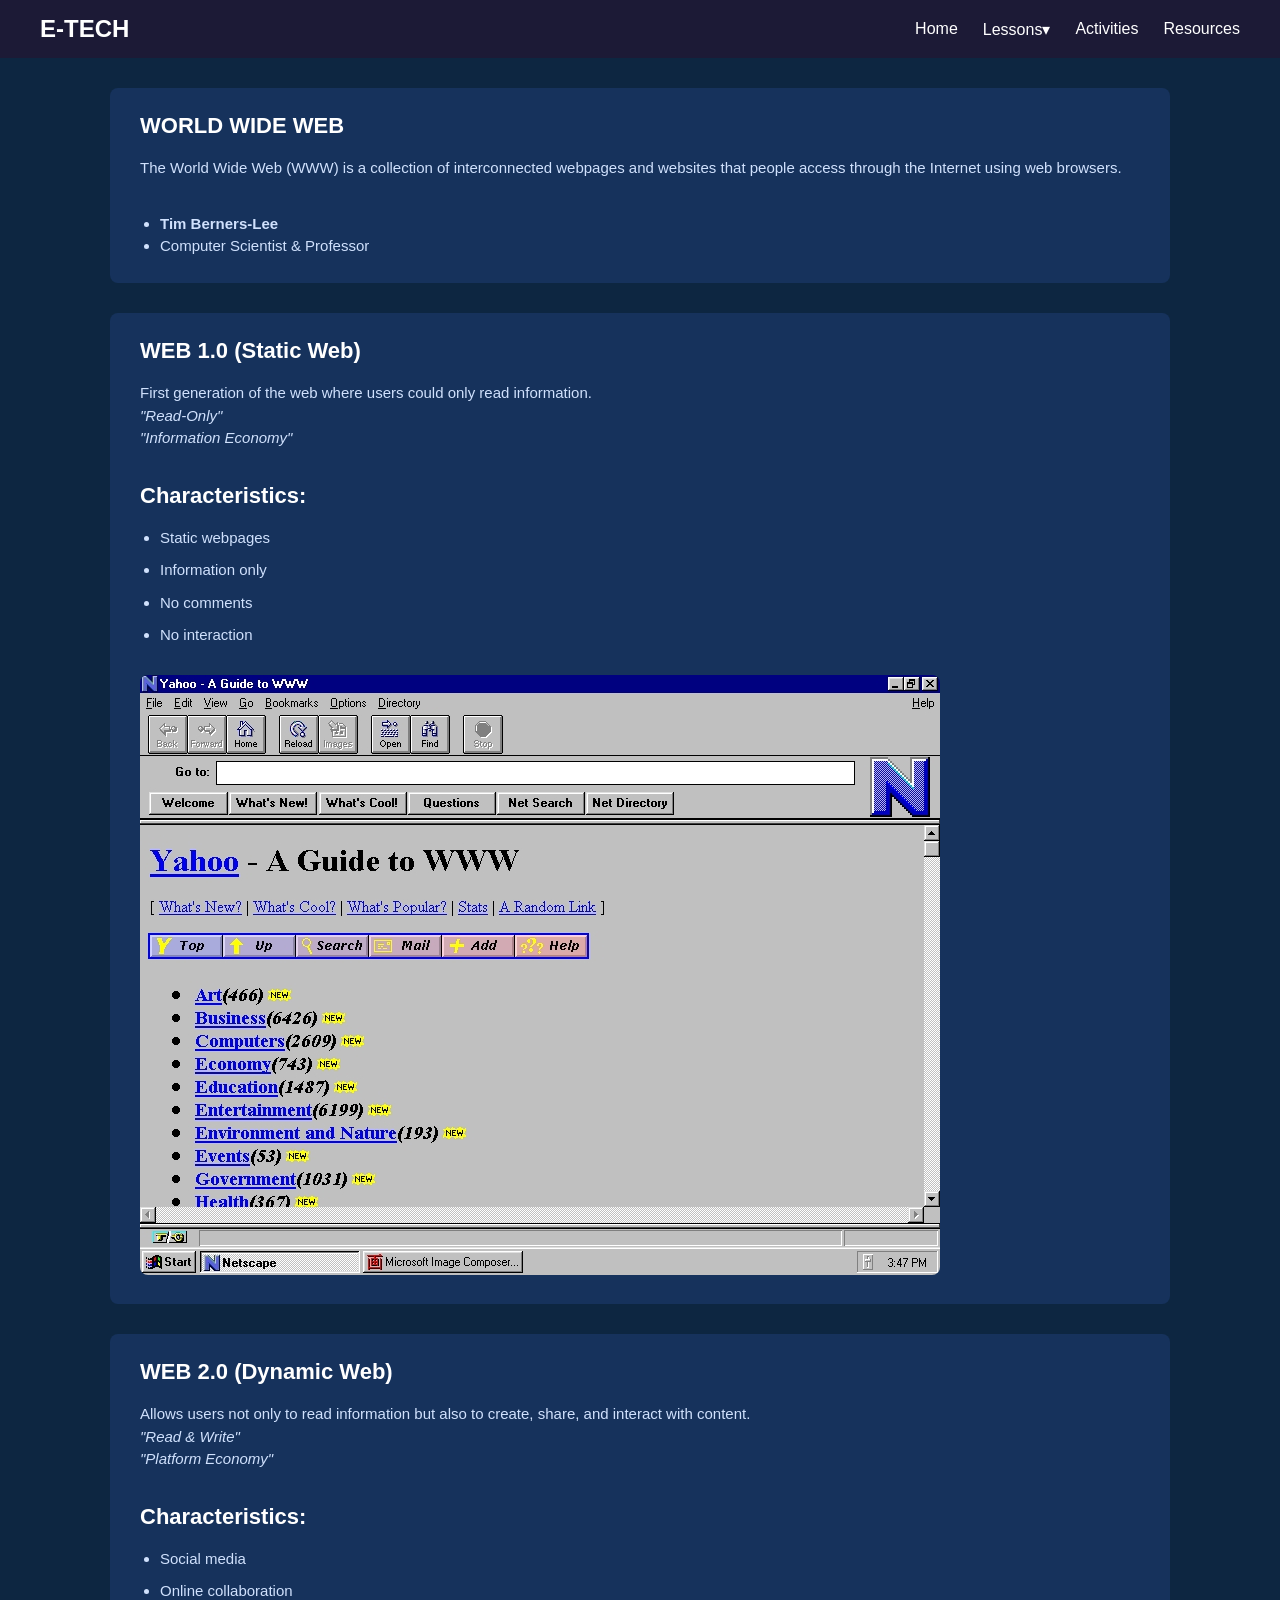
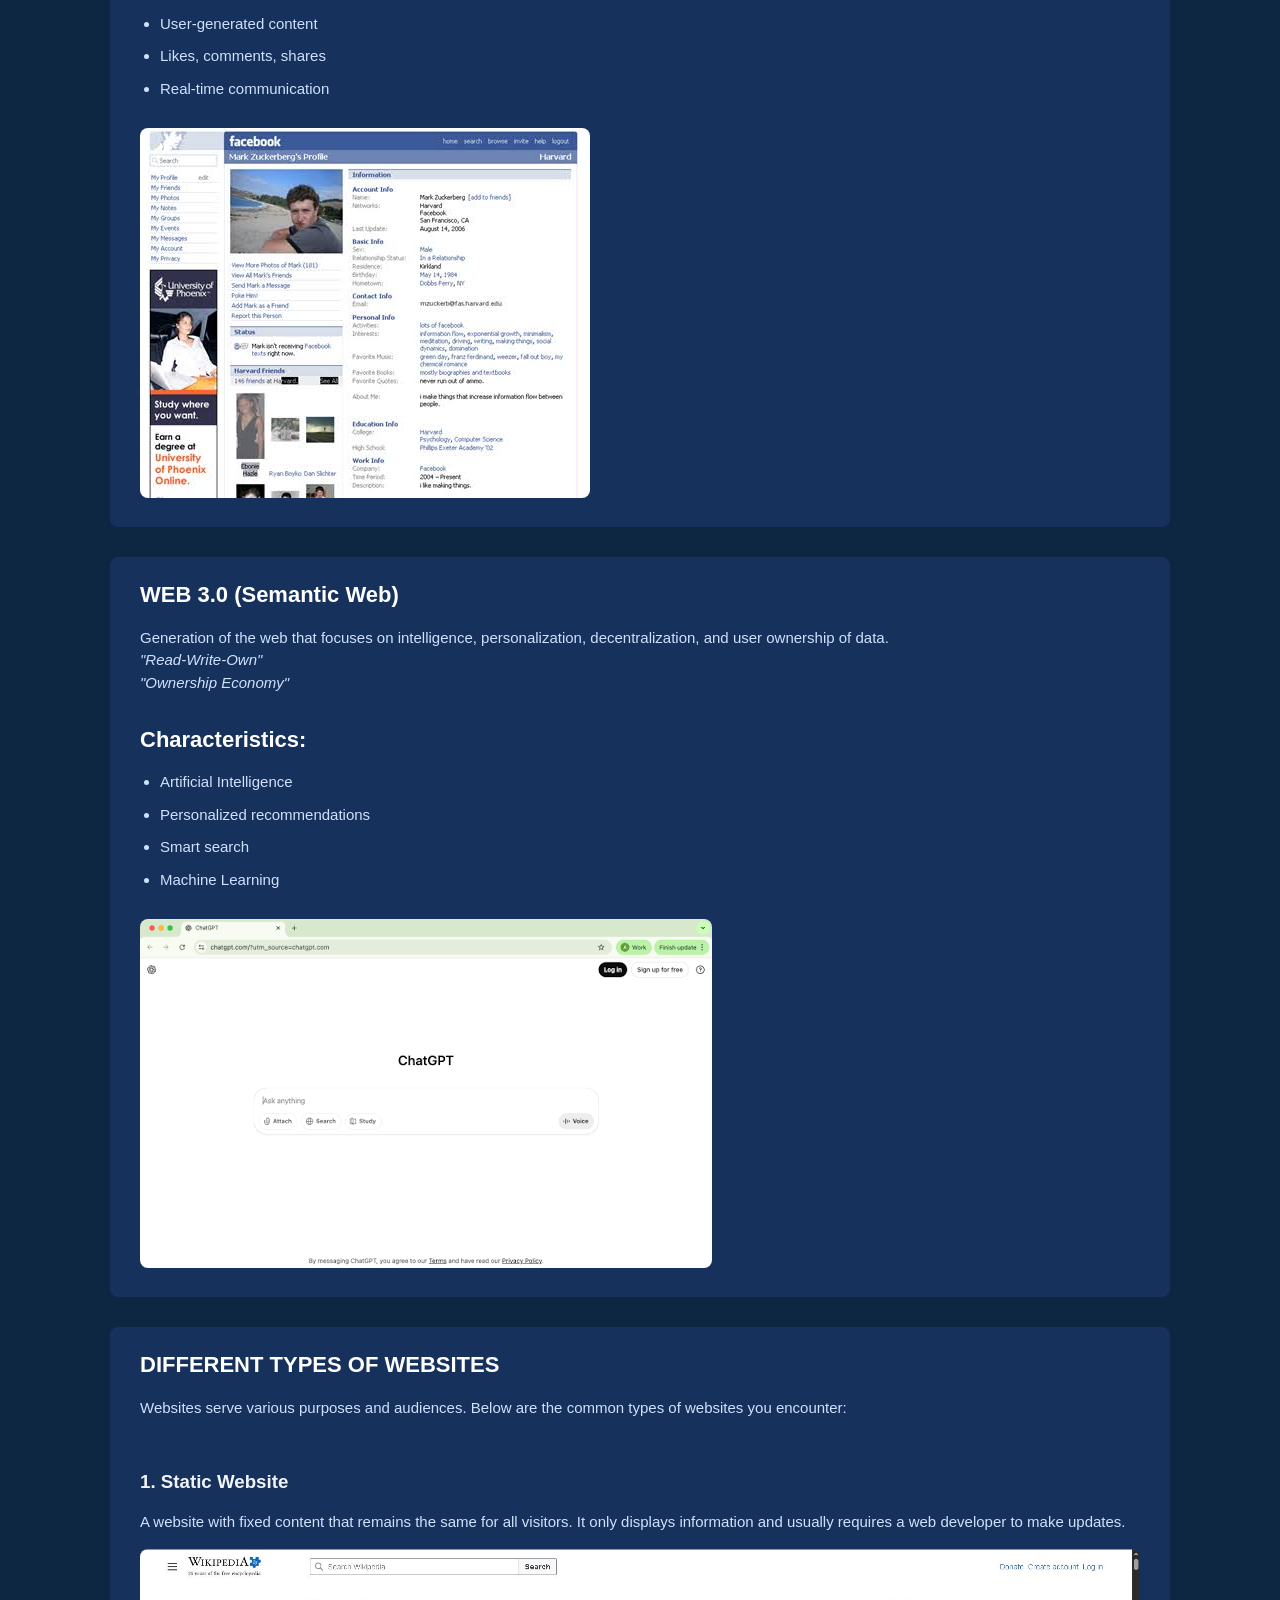
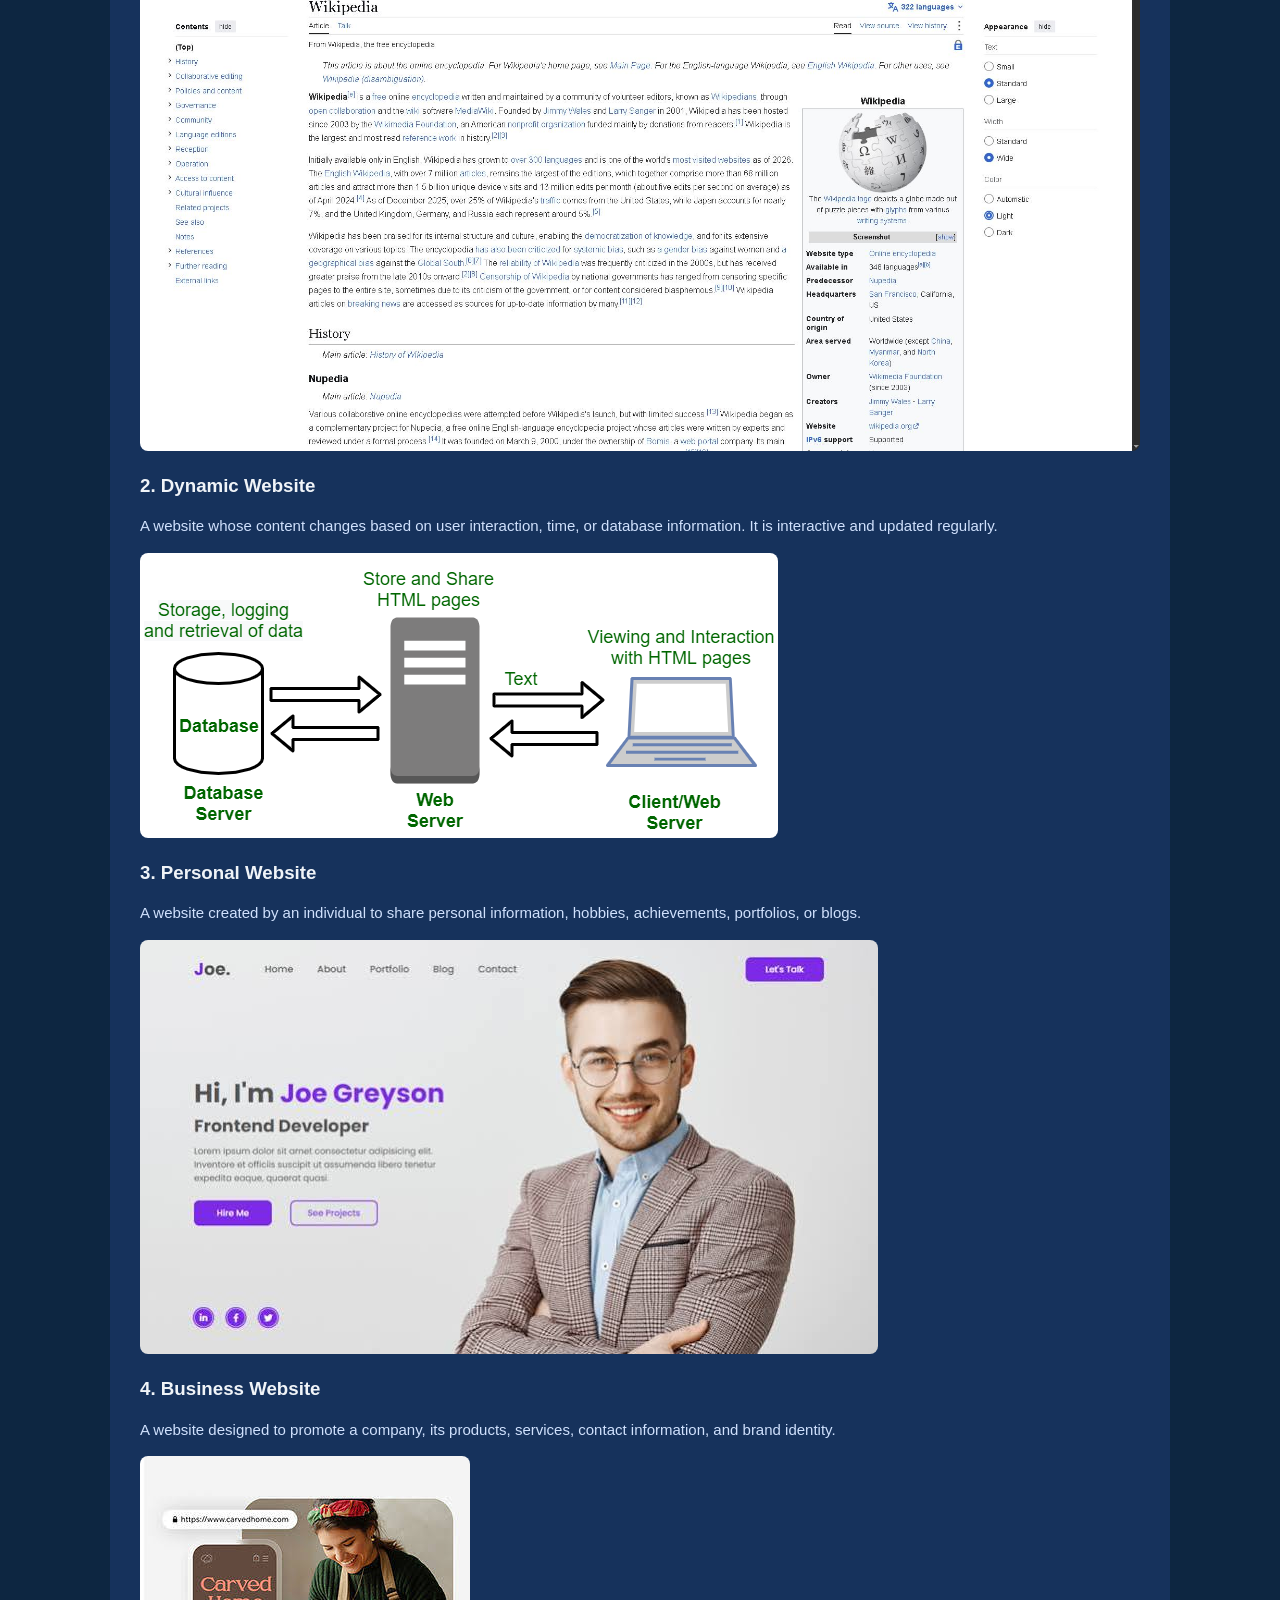
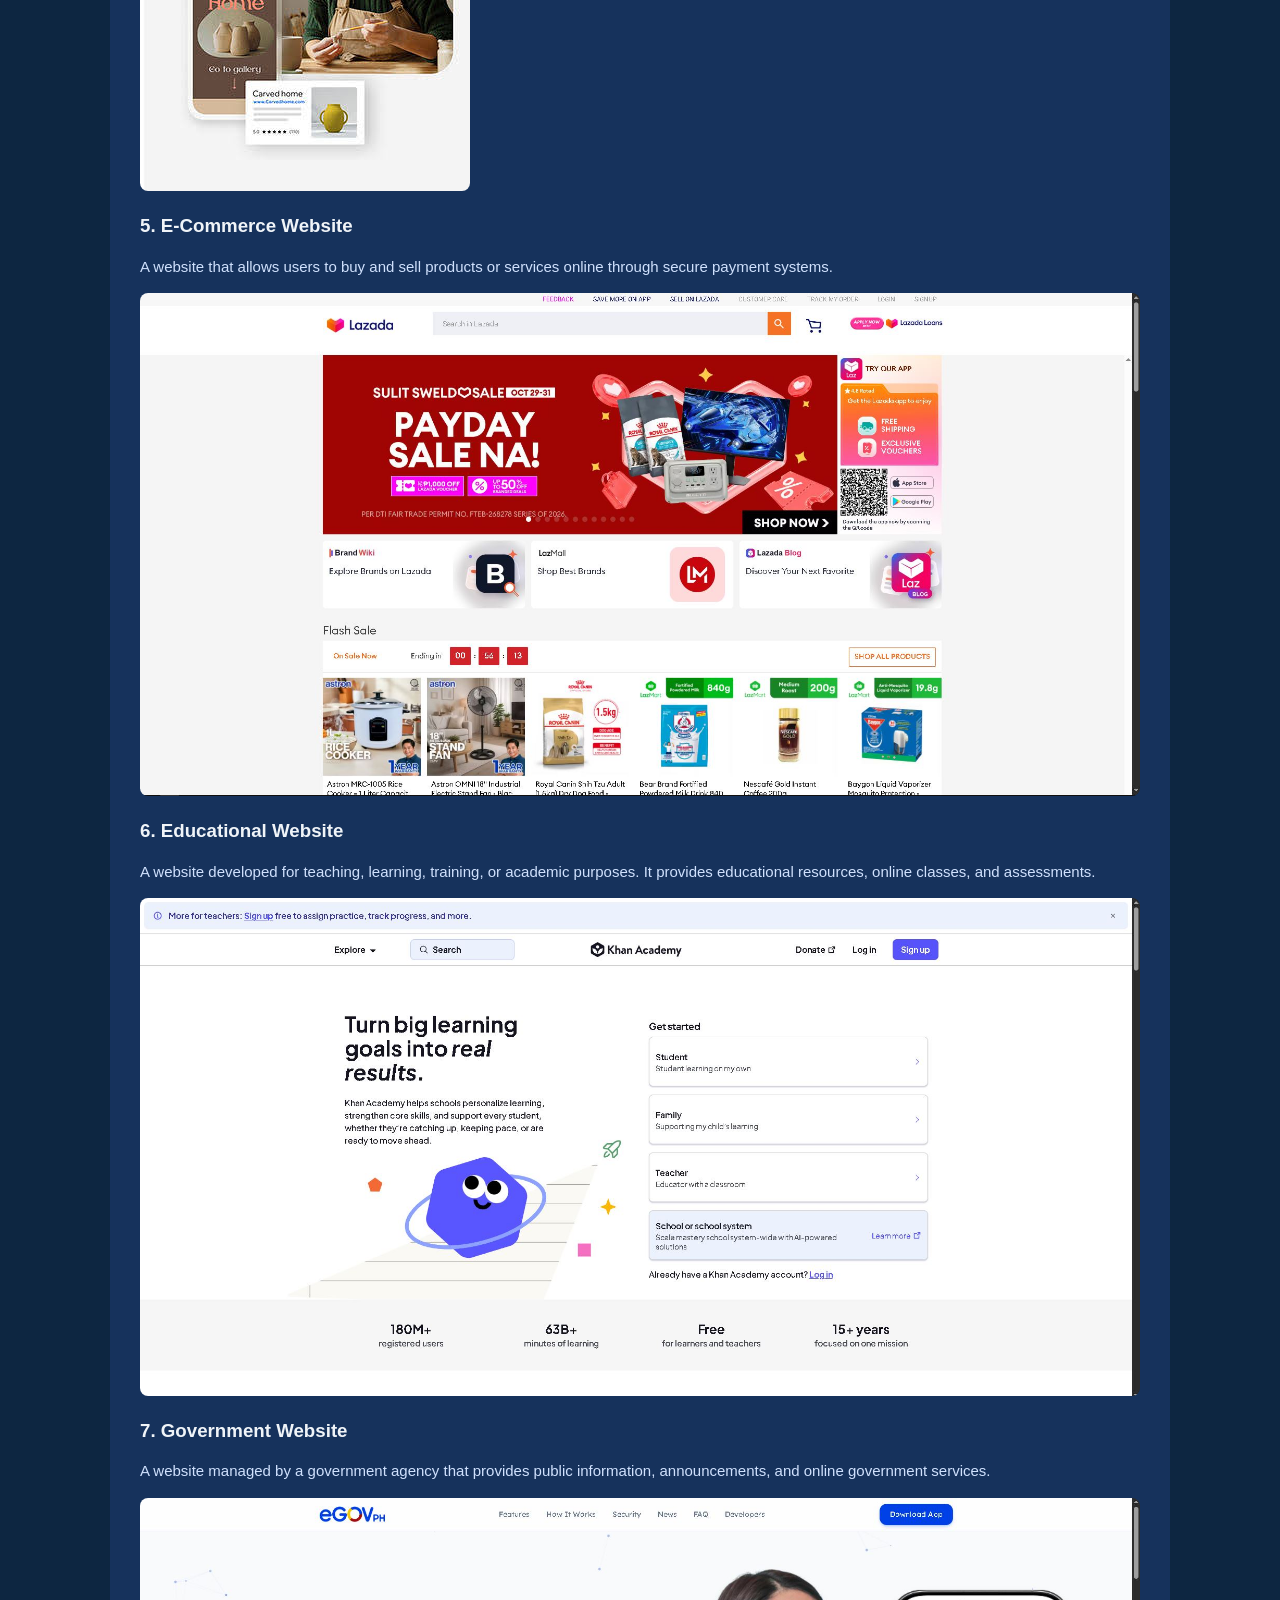
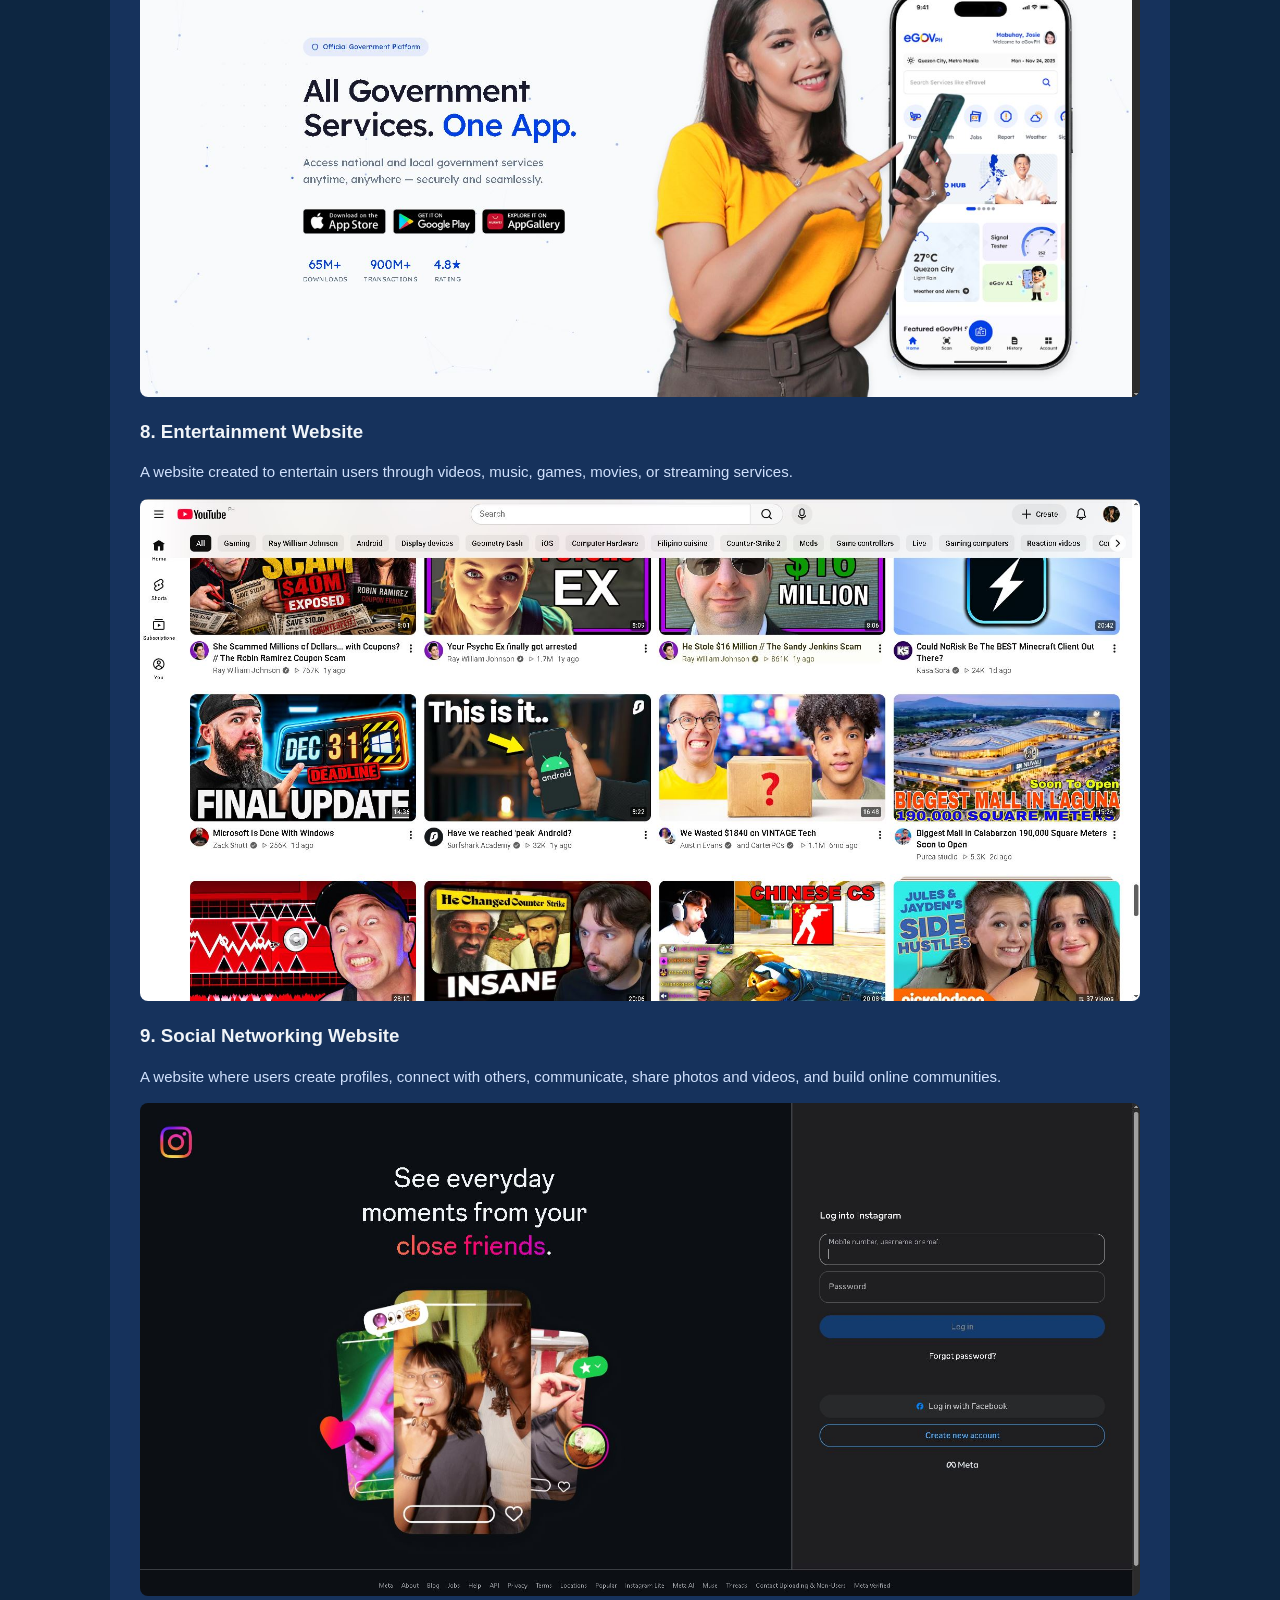
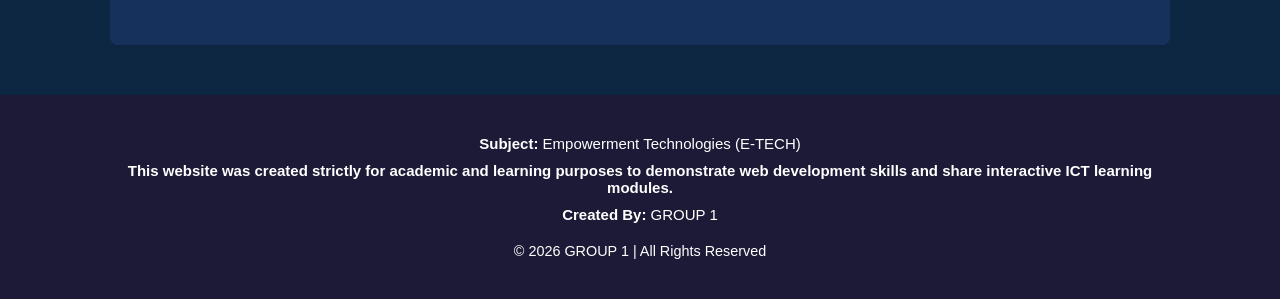
<file: worldwideweb.html>
<!DOCTYPE html>
<html lang="en">
<head>
    <meta charset="UTF-8">
    <meta name="viewport" content="width=device-width, initial-scale=1.0">
    <title>GROUP 1 | World Wide Web</title>
    <link rel="stylesheet" href="styles.css">
</head>
<body>

    <header>
        <h1>E-TECH</h1>

        <nav class="navbar">
          <ul class="nav-links">
            <li class="has-dropdown">
              <a href="index.html">Home</a>
            </li>
            <li class="has-dropdown">
              <a href="#">Lessons<span class="arrow">&#9662;</span></a>
              <ul class="dropdown">
                <li><a href="introductiontocomputer.html">Introduction to Computer</a></li>
                <li><a href="internetofthings.html">Internet of Things (IoT)</a></li>
                <li><a href="worldwideweb.html">World Wide Web</a></li>
                <li><a href="onlinenetiquette.html">Online Netiquette</a></li>
                <li><a href="internetthreats.html">Internet Threats</a></li>
              </ul>
            </li>
            <li><a href="activities.html">Activities</a></li>
            <li><a href="references.html">Resources</a></li>
          </ul>
        </nav>
    </header>

    <main>
        
        <section class="content-box">
            <h2>WORLD WIDE WEB</h2>
            <p>The World Wide Web (WWW) is a collection of interconnected webpages and websites that people access through the Internet using web browsers.</p>
            <br>
            <ul style="margin: 0; padding-left: 20px; color: #1a365d;">
                <li><strong>Tim Berners-Lee</strong></li>
                <li>Computer Scientist &amp; Professor</li>
            </ul>
        </section>

        <section class="content-box">
            <h2>WEB 1.0 (Static Web)</h2>
            <p>
                First generation of the web where users could only read information.<br>
                <em>"Read-Only"</em><br>
                <em>"Information Economy"</em>
            </p>
            <br>
            <h2>Characteristics:</h2>
            <ul class="goals-list">
                <li>Static webpages</li>
                <li>Information only</li>
                <li>No comments</li>
                <li>No interaction</li>
            </ul>
            <br>
            <div class="image-container">
                <img src="web.10.jpg" style="max-width: 100%; height: auto; border-radius: 8px;">
            </div>
        </section>

        <section class="content-box">
            <h2>WEB 2.0 (Dynamic Web)</h2>
            <p>
                Allows users not only to read information but also to create, share, and interact with content.<br>
                <em>"Read &amp; Write"</em><br>
                <em>"Platform Economy"</em>
            </p>
            <br>
            <h2>Characteristics:</h2>
            <ul class="goals-list">
                <li>Social media</li>
                <li>Online collaboration</li>
                <li>User-generated content</li>
                <li>Likes, comments, shares</li>
                <li>Real-time communication</li>
            </ul>
            <br>
            <div class="image-container">
                <img src="web.20.jpg" style="max-width: 100%; height: auto; border-radius: 8px;">
            </div>
        </section>

        <section class="content-box">
            <h2>WEB 3.0 (Semantic Web)</h2>
            <p>
                Generation of the web that focuses on intelligence, personalization, decentralization, and user ownership of data.<br>
                <em>"Read-Write-Own"</em><br>
                <em>"Ownership Economy"</em>
            </p>
            <br>
            <h2>Characteristics:</h2>
            <ul class="goals-list">
                <li>Artificial Intelligence</li>
                <li>Personalized recommendations</li>
                <li>Smart search</li>
                <li>Machine Learning</li>
            </ul>
            <br>
            <div class="image-container">
                <img src="web.30.jpg" style="max-width: 100%; height: auto; border-radius: 8px;">
            </div>
        </section>

        <section class="content-box">
            <h2>DIFFERENT TYPES OF WEBSITES</h2>
            <p>Websites serve various purposes and audiences. Below are the common types of websites you encounter:</p>
            <br>

            <h3>1. Static Website</h3>
            <p>A website with fixed content that remains the same for all visitors. It only displays information and usually requires a web developer to make updates.</p>
            <div class="image-container" style="margin-top: 10px; margin-bottom: 20px;">
                <img src="staticpage.jpg" style="max-width: 100%; height: auto; border-radius: 8px;">
            </div>

            <h3>2. Dynamic Website</h3>
            <p>A website whose content changes based on user interaction, time, or database information. It is interactive and updated regularly.</p>
            <div class="image-container" style="margin-top: 10px; margin-bottom: 20px;">
                <img src="dynamicpage.jpg" style="max-width: 100%; height: auto; border-radius: 8px;">
            </div>

            <h3>3. Personal Website</h3>
            <p>A website created by an individual to share personal information, hobbies, achievements, portfolios, or blogs.</p>
            <div class="image-container" style="margin-top: 10px; margin-bottom: 20px;">
                <img src="personalpage.jpg" style="max-width: 100%; height: auto; border-radius: 8px;">
            </div>

            <h3>4. Business Website</h3>
            <p>A website designed to promote a company, its products, services, contact information, and brand identity.</p>
            <div class="image-container" style="margin-top: 10px; margin-bottom: 20px;">
                <img src="businesspage.jpg" style="max-width: 100%; height: auto; border-radius: 8px;">
            </div>

            <h3>5. E-Commerce Website</h3>
            <p>A website that allows users to buy and sell products or services online through secure payment systems.</p>
            <div class="image-container" style="margin-top: 10px; margin-bottom: 20px;">
                <img src="ecommercepage.jpg" style="max-width: 100%; height: auto; border-radius: 8px;">
            </div>

            <h3>6. Educational Website</h3>
            <p>A website developed for teaching, learning, training, or academic purposes. It provides educational resources, online classes, and assessments.</p>
            <div class="image-container" style="margin-top: 10px; margin-bottom: 20px;">
                <img src="educationalpage.jpg" style="max-width: 100%; height: auto; border-radius: 8px;">
            </div>

            <h3>7. Government Website</h3>
            <p>A website managed by a government agency that provides public information, announcements, and online government services.</p>
            <div class="image-container" style="margin-top: 10px; margin-bottom: 20px;">
                <img src="governmentpage.jpg" style="max-width: 100%; height: auto; border-radius: 8px;">
            </div>

            <h3>8. Entertainment Website</h3>
            <p>A website created to entertain users through videos, music, games, movies, or streaming services.</p>
            <div class="image-container" style="margin-top: 10px; margin-bottom: 20px;">
                <img src="entertainmentpage.jpg" style="max-width: 100%; height: auto; border-radius: 8px;">
            </div>

            <h3>9. Social Networking Website</h3>
            <p>A website where users create profiles, connect with others, communicate, share photos and videos, and build online communities.</p>
            <div class="image-container" style="margin-top: 10px; margin-bottom: 20px;">
                <img src="socialnetworkingpage.jpg" style="max-width: 100%; height: auto; border-radius: 8px;">
            </div>

        </section>
    </main>

    <footer>
        <div class="footer-container" style="display: flex; flex-direction: column; align-items: center; gap: 10px; padding: 20px 10px; text-align: center;">
            <p><strong>Subject:</strong> Empowerment Technologies (E-TECH)</p>
            <p><strong>This website was created strictly for academic and learning purposes to demonstrate web development skills and share interactive ICT learning modules.</strong></p>
            <p><strong>Created By:</strong> GROUP 1</p>
            <p style="margin-top: 10px; font-size: 0.9em;">&copy; 2026 GROUP 1 | All Rights Reserved</p>
        </div>
    </footer>
</body>
</html>
</file>
<file: styles.css>
/*CSS RESET & GLOBAL STYLES*/

* {
    box-sizing: border-box;
}

body {
    margin: 0;
    font-family: Arial, sans-serif;
    background-color: #0d2641;
    color: #f0f4f8;
}

/* GLOBAL LINKS */

a {
    color: #7ab2ff;
    text-decoration: underline;
}

a:hover {
    color: #a3d2ff;
}

/*HEADER & NAVIGATION*/

header {
    background-color: #1c1a36;
    color: white;
    display: flex;
    justify-content: space-between;
    align-items: center;
    padding: 15px 40px;
}

header h1 {
    margin: 0;
    font-size: 24px;
    color: #ffffff;
}

.navbar {
    display: flex;
    align-items: center;
}

.nav-links {
    list-style: none;
    display: flex;
    gap: 25px;
    margin: 0;
    padding: 0;
}

.nav-links a {
    color: #fff;
    text-decoration: none;
    font-size: 16px;
}

/* Dropdown Menu */

.has-dropdown {
    position: relative;
}

.dropdown {
    display: none;
    position: absolute;
    top: 100%;
    right: 0;
    background: #1c1a36;
    list-style: none;
    padding: 8px 0;
    min-width: 160px;
    border: 1px solid #333;
    z-index: 100;
}

.dropdown a {
    display: block;
    padding: 8px 16px;
    font-size: 14px;
    color: #ffffff;
    text-decoration: none;
}

.dropdown a:hover {
    background: #2b2854;
}

.has-dropdown:hover .dropdown {
    display: block;
}

/*MAIN LAYOUT & CONTAINERS*/

main {
    max-width: 1100px;
    margin: 30px auto;
    padding: 0 20px;
    display: flex;
    flex-direction: column;
    gap: 30px;
}

.content-box {
    background-color: #16325c;
    padding: 25px 30px;
    border-radius: 8px;
}

.content-box h2 {
    color: #ffffff;
    margin-top: 0;
    font-size: 22px;
}

.content-box p, 
.content-box li {
    color: #d0e1fd;
    font-size: 15px;
    line-height: 1.5;
}

.goals-list {
    margin: 0;
    padding-left: 20px;
}

.goals-list li {
    margin-bottom: 10px;
}

.section-title,
.section-main-title {
    text-align: center;
    color: #ffffff;
    font-size: 26px;
    margin: 10px 0;
}

/*GRIDS & CARDS*/

.grid-container {
    display: grid;
    grid-template-columns: repeat(2, 1fr);
    gap: 30px 40px;
}

.computer-grid {
    display: grid;
    grid-template-columns: repeat(3, 1fr);
    gap: 25px;
}

.card {
    display: flex;
    align-items: flex-start;
    gap: 20px;
    background-color: #16325c;
    padding: 20px;
    border-radius: 8px;
}

.card-img {
    width: 120px;
    height: 160px;
    object-fit: cover;
    border-radius: 6px;
    flex-shrink: 0;
}

.card-content {
    display: flex;
    flex-direction: column;
}

.card-title {
    margin: 0 0 8px 0;
    color: #ffffff;
    font-size: 20px;
    font-weight: bold;
}

.card-description {
    margin: 0;
    color: #d0e1fd;
    font-size: 14px;
    line-height: 1.4;
}

/* Ensure inline link styles inside cards match nicely */

.card-description a {
    color: #7ab2ff;
    word-break: break-all;
}

.card-description a:hover {
    color: #a3d2ff;
}

/*Element Cards*/

.element-card {
    background-color: #16325c;
    border-radius: 8px;
    padding: 20px;
    display: flex;
    flex-direction: column;
    gap: 15px;
}

.element-img {
    width: 100%;
    height: 160px;
    object-fit: cover;
    border-radius: 6px;
}

.element-content h3 {
    margin: 0 0 10px 0;
    color: #ffffff;
    font-size: 20px;
    text-align: center;
}

.element-content p {
    margin: 0 0 10px 0;
    font-size: 14px;
    line-height: 1.5;
    color: #d0e1fd;
}

/*SPECIAL COMPONENTS*/

.shortcuts-grid {
    display: grid;
    grid-template-columns: repeat(2, 1fr);
    gap: 15px 30px;
    max-width: 800px;
    margin: 0 auto;
}

.shortcut-item {
    background-color: #16325c;
    padding: 12px 20px;
    border-radius: 6px;
    color: #d0e1fd;
    font-size: 15px;
    box-shadow: 0 2px 4px rgba(0, 0, 0, 0.2);
}

.shortcut-item strong {
    color: #ffffff;
}

/*FOOTER*/

footer {
    background-color: #1c1a36;
    color: white;
    padding: 20px 40px;
    margin-top: 50px;
    width: 100%;
}

.footer-container {
    display: flex;
    flex-direction: column;
    justify-content: center;
    align-items: center;
    max-width: 1100px;
    margin: 0 auto;
    gap: 10px;
    text-align: center;
}

.footer-container p {
    margin: 0;
    color: #ffffff;
    font-size: 15px;
}

/*MEDIA QUERIES*/

@media (max-width: 900px) {
    .grid-container,
    .computer-grid {
        grid-template-columns: 1fr;
    }
}

@media (max-width: 600px) {
    .shortcuts-grid {
        grid-template-columns: 1fr;
    }
}
</file>
